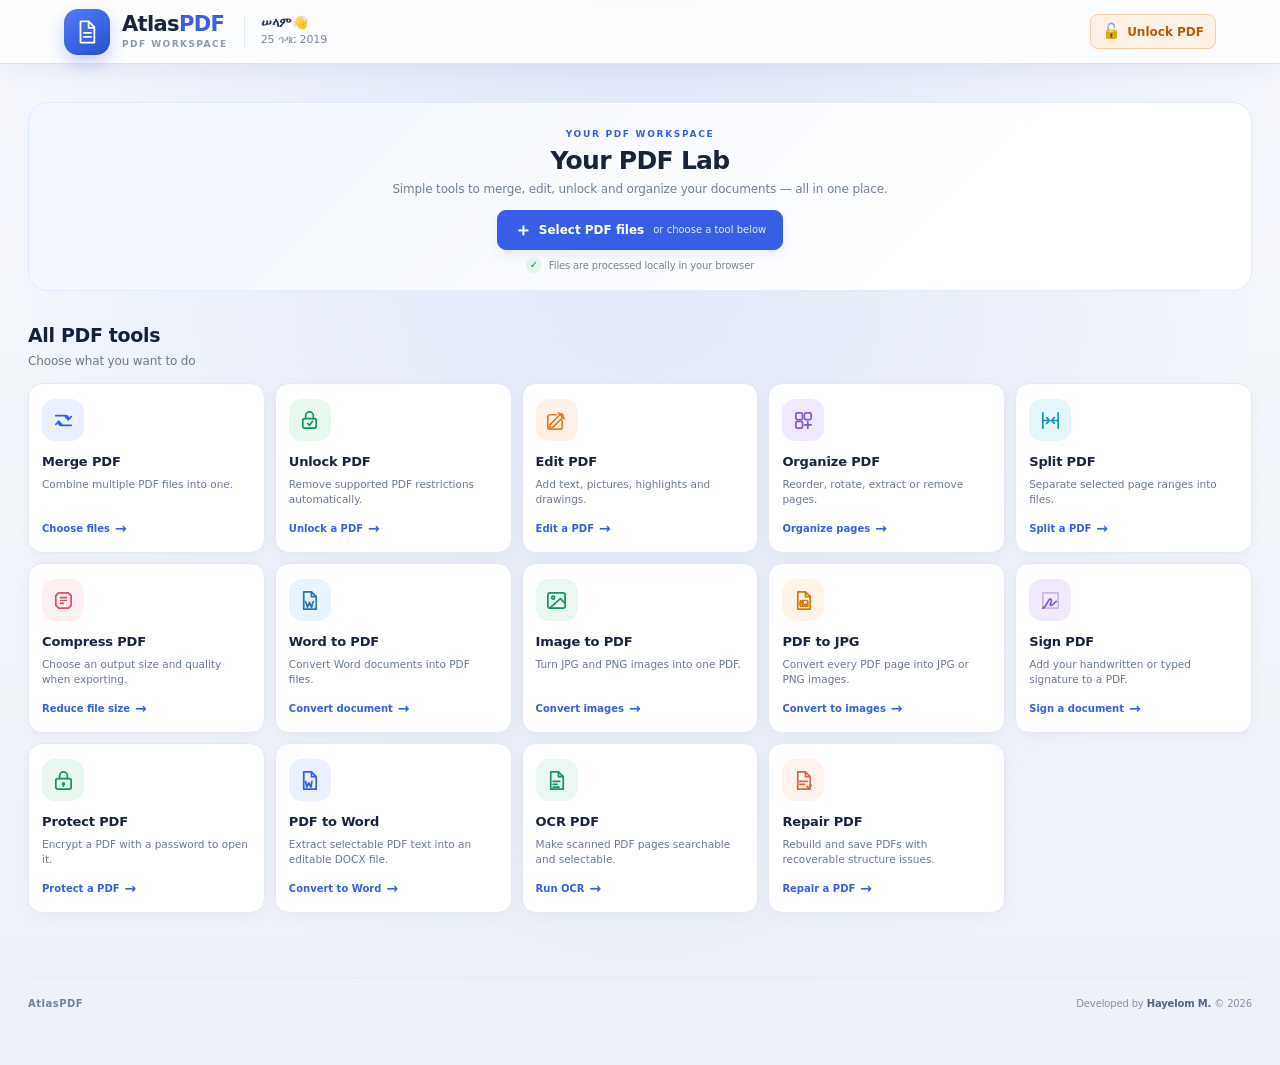
<file: index.html>
<!doctype html>
<html lang="en">
<head>
  <meta charset="utf-8">
  <meta name="viewport" content="width=device-width, initial-scale=1">
  <meta http-equiv="refresh" content="0; url=/pdf-tool-bundle/pdf-tool/">
  <title>AtlasPDF</title>
  <script>
    window.location.replace("/pdf-tool-bundle/pdf-tool/");
  </script>
</head>
<body>
  <p>Opening AtlasPDF…</p>
  <p><a href="/pdf-tool-bundle/pdf-tool/">Continue to AtlasPDF</a></p>
</body>
</html>
</file>
<file: pdf-tool-bundle/pdf-tool/css/style.css>
:root {
  color-scheme:light; --bg:#f5f7fb; --surface:#fff; --surface-soft:#f8faff; --text:#18243a;
  --muted:#718096; --line:#e3e9f2; --blue:#2d63e2; --blue-dark:#204fbd; --blue-soft:#edf3ff;
  --green:#16845b; --danger:#c43d4b; --shadow:0 8px 28px rgba(29,53,87,.055);
}
*{box-sizing:border-box} body{margin:0;min-height:100vh;background:var(--bg);color:var(--text);font:15px/1.5 Inter,ui-sans-serif,system-ui,-apple-system,BlinkMacSystemFont,"Segoe UI",sans-serif}
button,select,input{font:inherit}button{cursor:pointer}
.topbar{min-height:76px;display:flex;align-items:center;justify-content:space-between;gap:24px;padding:12px clamp(18px,4vw,58px);background:#fff;border-bottom:1px solid var(--line);position:sticky;top:0;z-index:3}
.brand{display:flex;align-items:center;gap:11px;text-decoration:none;color:var(--text);flex-shrink:0}.brand-mark{display:grid;place-items:center;width:42px;height:42px;color:#fff;background:var(--blue);border-radius:12px;box-shadow:0 5px 12px #2d63e233}.brand-mark svg{width:26px;height:26px}
.brand-name{font-size:19px;font-weight:800;letter-spacing:-.7px;line-height:1.05}.brand-name span{color:var(--blue)}.brand-name small{display:block;margin-top:5px;color:#8b98aa;font-size:9px;font-weight:700;letter-spacing:1.45px}
.top-actions{display:flex;align-items:center;gap:11px}.button{min-height:42px;display:inline-flex;align-items:center;justify-content:center;gap:8px;padding:0 16px;border:1px solid transparent;border-radius:9px;font-size:13px;font-weight:700;white-space:nowrap}.button-secondary{background:#fff;border-color:var(--line);color:#35445b}.button-primary{background:var(--blue);border-color:var(--blue);color:#fff;box-shadow:0 4px 10px #2d63e226}.button:disabled{opacity:.48;cursor:not-allowed;box-shadow:none}
.quality-control{display:flex;align-items:center;gap:8px;color:var(--muted);font-size:12px}.quality-control select{height:40px;padding:0 30px 0 11px;color:#35445b;background:#fff;border:1px solid var(--line);border-radius:9px}
#info{position:absolute;right:clamp(18px,4vw,58px);top:100%;margin-top:7px;padding:5px 10px;border-radius:7px;color:#53647c;background:#fff;font-size:12px;box-shadow:var(--shadow)}#info:empty{display:none}
.workspace{width:min(1320px,calc(100% - 48px));margin:0 auto;padding:35px 0 24px}.intro{display:flex;align-items:flex-end;justify-content:space-between;gap:20px;margin-bottom:23px}
.eyebrow{margin:0 0 7px;color:var(--blue);font-size:10px;font-weight:800;letter-spacing:1.55px}h1{margin:0;font-size:clamp(28px,4vw,36px);line-height:1.15;letter-spacing:-1.25px}.intro-copy{margin:9px 0 0;color:var(--muted);font-size:14px}
.privacy-note{display:flex;align-items:center;gap:10px;padding:10px 14px;border:1px solid #dceee6;border-radius:11px;background:#f4fbf7}.privacy-icon{display:grid;place-items:center;width:31px;height:31px;color:var(--green);background:#e2f4eb;border-radius:9px;font-size:19px}.privacy-note strong,.privacy-note small{display:block}.privacy-note strong{color:#27684f;font-size:12px}.privacy-note small{margin-top:1px;color:#6c9481;font-size:10px}
.upload-zone{min-height:104px;display:flex;align-items:center;justify-content:center;gap:16px;padding:12px 18px;border:1.5px dashed #b9c9e2;border-radius:16px;background:linear-gradient(110deg,#f8faff,#fff);cursor:pointer;transition:.18s}.upload-zone:hover,.upload-zone.hot{border-color:var(--blue);background:#f0f5ff;box-shadow:0 0 0 4px #2d63e20e}.upload-symbol{display:grid;place-items:center;width:44px;height:44px;color:var(--blue);background:var(--blue-soft);border-radius:16px;flex-shrink:0}.upload-symbol svg{width:26px;height:26px}.upload-copy h2{margin:0;font-size:15px}.upload-copy p{margin:2px 0 3px;color:#66758b;font-size:13px}.upload-copy small{color:#98a4b5;font-size:11px}.upload-zone .button{margin-left:12px;min-height:36px;padding:0 13px;font-size:12px}
.documents-section{margin-top:30px}.section-heading{display:flex;align-items:flex-end;justify-content:space-between;gap:15px;margin-bottom:13px}.section-heading h2{margin:0;font-size:17px}.section-heading p{margin:4px 0 0;color:var(--muted);font-size:12px}.section-hint{color:#9aa6b7;font-size:9px;font-weight:800;letter-spacing:1.15px}
.empty-state{min-height:180px;display:flex;flex-direction:column;align-items:center;justify-content:center;gap:5px;border:1px solid var(--line);border-radius:13px;background:#fff;color:var(--muted);text-align:center}.empty-state[hidden],.document-workspace[hidden]{display:none}.empty-file{display:grid;place-items:center;width:43px;height:49px;margin-bottom:7px;color:var(--blue);background:var(--blue-soft);border-radius:7px;font-size:11px;font-weight:800}.empty-state strong{color:#41516a;font-size:13px}.empty-state span:last-child{font-size:11px}
.document-workspace{display:grid;grid-template-columns:420px minmax(0,1fr);gap:15px;align-items:stretch;min-height:610px}
.page-sidebar,.preview-panel{min-width:0;border:1px solid var(--line);border-radius:13px;background:#fff;overflow:hidden}
.sidebar-heading{height:49px;display:flex;align-items:center;justify-content:space-between;padding:0 14px;border-bottom:1px solid var(--line);font-size:12px}.sidebar-heading span{color:#98a4b5;font-size:10px}
.page-list{height:560px;overflow:auto;padding:11px;display:grid;grid-template-columns:repeat(4,minmax(0,1fr));align-content:start;gap:9px}
.page-card{min-width:0;padding:7px;border:1px solid #e8edf4;border-radius:9px;background:#fff;cursor:pointer;transition:border-color .15s,background .15s}.page-card:hover{border-color:#b9cbea;background:#fbfcff}.page-card.sel{border-color:var(--blue);background:#f4f7ff;box-shadow:0 0 0 2px #2d63e214}.page-card.drag{opacity:.4}.page-card.over{outline:2px dashed var(--blue)}
.page-thumb{height:112px;display:flex;align-items:center;justify-content:center;overflow:hidden;border-radius:5px;background:#f0f3f8}.page-thumb .rot{line-height:0}.page-thumb canvas{max-width:100%;max-height:106px;width:auto;height:auto;box-shadow:0 1px 5px #17243a24;background:#fff}
.page-label{margin:6px 1px 4px;overflow:hidden;text-overflow:ellipsis;white-space:nowrap;color:#66758b;font-size:9px;font-weight:650}.page-tools{display:flex;gap:4px}.page-tools button{flex:1;height:25px;border:1px solid var(--line);border-radius:5px;background:#fff;color:#60718a;font-size:11px}.page-tools button:hover{color:var(--blue);border-color:#c6d5ec}
.preview-panel{display:flex;flex-direction:column;min-height:610px}.preview-toolbar{min-height:58px;display:flex;align-items:center;justify-content:space-between;gap:12px;padding:9px 16px;border-bottom:1px solid var(--line)}.preview-toolbar strong,.preview-toolbar span{display:block}.preview-toolbar strong{font-size:12px;max-width:35vw;overflow:hidden;text-overflow:ellipsis;white-space:nowrap}.preview-toolbar span{margin-top:2px;color:#8b98aa;font-size:10px}.preview-actions{display:flex;gap:7px}.tool-button{height:32px;padding:0 11px;border:1px solid var(--line);border-radius:7px;background:#fff;color:#53647c;font-size:11px;font-weight:650}.tool-button:hover:not(:disabled){color:var(--blue);border-color:#c6d5ec}.tool-button:disabled{opacity:.4;cursor:not-allowed}.danger-tool:hover:not(:disabled){color:var(--danger);border-color:#efcbd0}
.preview-canvas-area{flex:1;min-height:540px;display:flex;align-items:center;justify-content:center;overflow:auto;padding:8px;background:#eef1f6}.preview-canvas-area canvas{display:block;max-width:100%;height:auto;margin:0 auto;background:#fff;box-shadow:0 4px 22px #17243a2b}.preview-canvas-area [hidden]{display:none!important}.preview-empty{display:flex;flex-direction:column;align-items:center;gap:9px;color:#9aa6b7;font-size:12px}.preview-empty span{display:grid;place-items:center;width:54px;height:64px;border-radius:8px;background:#fff;color:var(--blue);font-weight:800;box-shadow:0 2px 8px #17243a12}.preview-empty strong{font-weight:550}
.site-footer{display:flex;justify-content:space-between;gap:12px;margin-top:38px;padding:18px 0;border-top:1px solid var(--line);color:#9aa5b4;font-size:10px}.site-footer span:first-child{color:#738198;font-weight:800;letter-spacing:.3px}
#msg{position:fixed;bottom:22px;left:50%;z-index:12;transform:translateX(-50%);max-width:min(560px,90vw);padding:11px 16px;border:1px solid var(--line);border-radius:10px;color:#34445b;background:#fff;box-shadow:0 8px 28px #14233c24;display:none;font-size:13px}#msg.show{display:block}#msg.err{border-color:#f0c8cc;color:var(--danger)}
#editor{position:fixed;inset:0;z-index:8;display:flex;flex-direction:column;background:var(--bg)}#editor[hidden]{display:none}#etools{display:flex;align-items:center;gap:9px;min-height:64px;padding:10px 18px;border-bottom:1px solid var(--line);background:#fff;flex-wrap:wrap}#etools button{min-height:36px;padding:0 12px;border:1px solid var(--line);border-radius:8px;background:#fff;color:#40516b;font-size:12px}#etools .button-primary{margin-left:auto;color:#fff;background:var(--blue);border-color:var(--blue)}.editor-title{margin-right:10px;font-size:13px}#etools #edone{margin-left:auto}#emsg{color:var(--danger);font-size:12px}#escroll{flex:1;overflow:auto;padding:24px}#stage{position:relative;width:max-content;margin:0 auto;touch-action:none;box-shadow:0 5px 25px #14233c2e}#stage canvas{display:block;background:#fff}#layer{position:absolute;inset:0}.item{position:absolute;outline:1px dashed transparent;touch-action:none}.item.sel{outline-color:var(--blue)}.item img{width:100%;height:100%;display:block;pointer-events:none;user-select:none}.txt{outline:none;white-space:pre;line-height:1.2;min-width:1em;font-family:Helvetica,Arial,sans-serif;cursor:text}.rs,.mv{position:absolute;display:none;font-style:normal}.item.sel .rs,.item.sel .mv{display:block}.rs{right:-7px;bottom:-7px;width:14px;height:14px;background:var(--blue);border-radius:3px;cursor:nwse-resize}.mv{left:-18px;top:-18px;width:18px;height:18px;line-height:18px;text-align:center;background:var(--blue);color:#fff;border-radius:3px;cursor:move;font-size:12px}
#busybar{display:none;position:fixed;top:0;left:0;right:0;height:3px;z-index:20;overflow:hidden}#busybar:after{content:"";display:block;height:100%;width:35%;background:var(--blue);animation:slide 1s linear infinite}body.busy #busybar{display:block}@keyframes slide{from{transform:translateX(-100%)}to{transform:translateX(300%)}}
@media(max-width:1000px){.document-workspace{grid-template-columns:360px minmax(0,1fr)}}
@media(max-width:850px){.document-workspace{grid-template-columns:320px minmax(0,1fr)}.page-list{grid-template-columns:repeat(4,minmax(0,1fr));padding:8px;gap:7px}.page-thumb{height:95px}.page-thumb canvas{max-height:90px}.preview-canvas-area{padding:8px}}
@media(max-width:640px){.topbar{align-items:flex-start;flex-wrap:wrap;gap:12px;padding:10px 14px}.top-actions{width:100%;display:grid;grid-template-columns:1fr 1fr;gap:8px}.top-actions #add{grid-column:1}.top-actions #download{grid-column:2;grid-row:1}.quality-control{grid-column:1/-1;justify-content:space-between}.quality-control select{flex:1}.workspace{width:calc(100% - 24px);padding-top:24px}.intro{align-items:flex-start;flex-direction:column;gap:13px;margin-bottom:18px}h1{font-size:29px}.upload-zone{flex-direction:row;text-align:left;gap:10px;min-height:96px;padding:12px}.upload-symbol{width:40px;height:40px}.upload-zone .button{margin:0 0 0 auto;width:auto;max-width:none;flex-shrink:0}.section-heading{align-items:flex-start}.section-hint{display:none}.document-workspace{grid-template-columns:1fr;min-height:0;gap:10px}.page-sidebar{order:1}.sidebar-heading{height:40px}.page-list{height:auto;max-height:190px;display:flex;overflow-x:auto;overflow-y:hidden;gap:8px;padding:8px}.page-card{flex:0 0 105px}.page-thumb{height:105px}.page-thumb canvas{max-height:98px}.preview-panel{order:2;min-height:450px}.preview-toolbar{padding:8px 10px}.preview-toolbar strong{max-width:36vw}.preview-actions{gap:4px}.tool-button{padding:0 8px}.preview-canvas-area{min-height:390px;padding:8px}.site-footer{flex-direction:column;gap:5px;margin-top:28px}}

/* Developer credit from PR #2 */
.site-footer{align-items:center;flex-wrap:wrap;gap:12px 20px}
.developer-credit{color:#8793a4;white-space:nowrap}
.developer-credit strong{color:#53647c;font-weight:700}
@media(max-width:640px){.site-footer{align-items:flex-start;gap:7px}}


.sidebar-heading{gap:10px}
.sidebar-title{display:flex;align-items:center;gap:8px;min-width:0}
.sidebar-add{display:grid;place-items:center;width:30px;height:30px;flex:0 0 30px;border:1px solid #cbd8ec;border-radius:8px;background:#f4f7ff;color:var(--blue);font-size:21px;line-height:1;transition:background .15s,border-color .15s,transform .15s}
.sidebar-add:hover{background:var(--blue-soft);border-color:#9fb8e8;transform:translateY(-1px)}
.sidebar-add:focus-visible{outline:3px solid #2d63e244;outline-offset:2px}


/* Compact the introductory hero to give the PDF workspace more room. */
.workspace{padding-top:20px}
.intro{gap:14px;margin-bottom:14px}
.eyebrow{margin-bottom:3px}
h1{font-size:clamp(25px,3.2vw,31px);line-height:1.1;letter-spacing:-1px}
.intro-copy{margin-top:4px;font-size:13px}
.privacy-note{gap:8px;padding:7px 10px}
.privacy-icon{width:27px;height:27px;font-size:16px}
@media(max-width:640px){
  .workspace{padding-top:15px}
  .intro{gap:8px;margin-bottom:12px}
  h1{font-size:26px}
  .intro-copy{margin-top:3px;font-size:12px}
  .privacy-note{padding:6px 9px}
}

/* Hide the initial upload drop zone once at least one PDF page is loaded. */
.upload-zone[hidden]{display:none!important}


/* Keep the selected-document workspace focused by removing the intro copy. */
.workspace.has-documents{padding-top:12px}
.workspace.has-documents>.intro,
.workspace.has-documents .documents-section>.section-heading{display:none}
.workspace.has-documents .documents-section{margin-top:0}
@media(max-width:640px){.workspace.has-documents{padding-top:8px}}


/* Zoom controls anchored below the large PDF page preview. */
.preview-zoom-controls{min-height:48px;display:flex;align-items:center;justify-content:center;gap:13px;border-top:1px solid var(--line);background:#fff}
.preview-zoom-controls button{display:grid;place-items:center;width:30px;height:30px;border:1px solid var(--line);border-radius:7px;background:#fff;color:#40516b;font-size:19px;line-height:1}
.preview-zoom-controls button:hover:not(:disabled){color:var(--blue);border-color:#b9cbea;background:var(--blue-soft)}
.preview-zoom-controls button:disabled{opacity:.35;cursor:not-allowed}
.preview-zoom-controls span{min-width:43px;text-align:center;color:#66758b;font-size:11px;font-weight:700;font-variant-numeric:tabular-nums}
.preview-canvas-area canvas{margin:0}


/* Pre-compression file-size guidance. */
.size-assessment{display:grid;grid-template-columns:minmax(130px,.7fr) minmax(0,1.3fr);gap:7px 20px;align-items:center;margin:0 0 14px;padding:14px 17px;border:1px solid var(--line);border-radius:12px;background:#fff}
.size-main{display:flex;flex-direction:column;gap:2px}
.size-kicker{color:#8b98aa;font-size:9px;font-weight:800;letter-spacing:1.1px}
.size-main strong{font-size:23px;line-height:1.25;letter-spacing:-.5px;font-variant-numeric:tabular-nums}
.size-main small{color:var(--muted);font-size:10px}
.size-status{min-width:0}
.size-badge{display:inline-flex;align-items:center;padding:4px 8px;border-radius:6px;background:#edf3ff;color:#365b9e;font-size:10px;font-weight:750}
.size-badge.recommended{background:#fff2e7;color:#a85b18}
.size-badge.optional{background:#fff8df;color:#8a6b12}
.size-badge.unnecessary{background:#eaf6ef;color:#28734f}
.size-status p{margin:5px 0 0;color:#66758b;font-size:11px;line-height:1.4}
.size-disclaimer{grid-column:1/-1;margin:2px 0 0;padding-top:8px;border-top:1px solid #eef1f5;color:#98a4b5;font-size:9px;line-height:1.4}
.size-assessment[hidden]{display:none!important}
@media(max-width:520px){.size-assessment{grid-template-columns:1fr;gap:8px;padding:12px}.size-main strong{font-size:21px}.size-disclaimer{margin-top:0}}


/* Show placed pictures and text in the page preview before exporting. */
.preview-page-stage{position:relative;flex:none;line-height:0;max-width:100%;box-shadow:0 4px 22px #17243a2b;background:#fff}
.preview-page-stage[hidden]{display:none!important}
.preview-page-stage>canvas{display:block;max-width:100%;height:auto;margin:0!important;box-shadow:none!important}
.preview-items{position:absolute;inset:0;overflow:hidden;pointer-events:none}
.preview-item{position:absolute;overflow:hidden}
.preview-item img{display:block;width:100%;height:100%;object-fit:fill}
.preview-text{white-space:pre;line-height:1.2;min-width:1em;font-family:Helvetica,Arial,sans-serif}


/* In-memory PDF page snipping selection. */
.previewSnip{}
#previewSnip.active{color:var(--blue);border-color:#9fb8e8;background:var(--blue-soft)}
.snip-overlay{position:absolute;inset:0;z-index:2;cursor:crosshair;touch-action:none}
.snip-selection{position:absolute;display:none;border:2px solid var(--blue);background:#2d63e226;box-shadow:0 0 0 9999px #18243a35;pointer-events:none}
#epaste:disabled{opacity:.4;cursor:not-allowed}


/* Allow pasted snips to be selected, moved and resized in the main preview. */
.preview-items{pointer-events:none}
.preview-item{pointer-events:auto;overflow:visible;touch-action:none;cursor:move}
.preview-item img{pointer-events:none;user-select:none}
.preview-item.selected{outline:2px solid var(--blue);outline-offset:1px}
.preview-resize-handle{position:absolute;right:-6px;bottom:-6px;width:13px;height:13px;border:2px solid #fff;border-radius:3px;background:var(--blue);box-shadow:0 1px 4px #17243a55;cursor:nwse-resize;display:none;touch-action:none}
.preview-item.selected .preview-resize-handle{display:block}


/* Visual refresh: refined AtlasPDF workspace */
:root{
  --bg:#f3f6fb;--surface:#fff;--surface-soft:#f7f9fd;--text:#17243a;--muted:#718096;
  --line:#e5eaf2;--blue:#3867e8;--blue-dark:#2854ca;--blue-soft:#edf2ff;
  --green:#16845b;--danger:#c43d4b;--shadow:0 10px 32px rgba(25,42,70,.07);
}
body{
  background:radial-gradient(ellipse at 12% 0%,rgba(56,103,232,.055),transparent 34rem),var(--bg);
  color:var(--text);letter-spacing:-.01em;
}
button,select{transition:background-color .16s ease,border-color .16s ease,color .16s ease,box-shadow .16s ease,transform .16s ease}
button:focus-visible,select:focus-visible,a:focus-visible{outline:3px solid rgba(56,103,232,.28);outline-offset:2px}
.topbar{min-height:72px;background:rgba(255,255,255,.94);border-bottom-color:#e8edf5;box-shadow:0 3px 18px rgba(27,44,75,.035);backdrop-filter:blur(14px)}
.brand{gap:12px}.brand-mark{width:43px;height:43px;border-radius:13px;background:linear-gradient(145deg,#4c7af0,#2d59d2);box-shadow:0 6px 15px rgba(56,103,232,.22)}
.brand-name{font-size:20px;letter-spacing:-.8px}.brand-name span{color:var(--blue)}
.button{border-radius:10px;min-height:41px}
.button-secondary{background:#fff;border-color:#e1e7f0;box-shadow:0 1px 2px rgba(22,36,58,.025)}
.button-secondary:hover:not(:disabled){background:#f7f9ff;border-color:#c8d5f0;color:#2e58c4;transform:translateY(-1px)}
.button-primary{background:linear-gradient(135deg,#4776ed,#315bd4);border-color:#3867e8;box-shadow:0 5px 13px rgba(56,103,232,.2)}
.button-primary:hover:not(:disabled){background:linear-gradient(135deg,#3869e3,#274fc3);box-shadow:0 7px 17px rgba(56,103,232,.26);transform:translateY(-1px)}
.quality-control select{border-color:#e1e7f0;border-radius:9px}
.workspace{padding-bottom:30px}
.upload-zone{border-color:#bdcbed;border-radius:17px;background:linear-gradient(115deg,#f7f9ff 0%,#fff 70%);box-shadow:0 4px 18px rgba(31,58,110,.035)}
.upload-zone:hover,.upload-zone.hot{border-color:#7f9ded;background:linear-gradient(115deg,#f0f4ff,#fff);box-shadow:0 0 0 4px rgba(56,103,232,.07),0 8px 24px rgba(31,58,110,.055)}
.upload-symbol{border-radius:14px;background:#eaf0ff}
.privacy-note{border-color:#dcefe6;background:linear-gradient(135deg,#f2fbf6,#fbfefc);border-radius:12px}
.documents-section{margin-top:27px}.section-heading h2{font-size:17px;letter-spacing:-.3px}
.empty-state{border-color:#e5eaf2;border-radius:16px;background:linear-gradient(180deg,#fff,#fbfcff);box-shadow:0 5px 20px rgba(25,42,70,.035)}
.empty-file{border-radius:10px;background:#edf2ff}
.document-workspace{gap:14px}
.page-sidebar,.preview-panel{border-color:#e3e9f2;border-radius:15px;box-shadow:0 5px 22px rgba(25,42,70,.045)}
.sidebar-heading{height:52px;padding:0 15px;background:linear-gradient(180deg,#fff,#fcfdff)}
.sidebar-title strong{font-size:13px;letter-spacing:-.2px}
.sidebar-add{border-color:#d9e3f8;background:#f2f5ff;box-shadow:0 1px 2px rgba(30,60,120,.04)}
.sidebar-add:hover{background:#e8efff;border-color:#b8c9f2}
.page-list{padding:12px;gap:10px;background:#fff}
.page-card{padding:7px;border-color:#e8edf4;border-radius:10px;box-shadow:0 1px 2px rgba(24,36,58,.025)}
.page-card:hover{border-color:#c4d2f0;background:#fbfcff;box-shadow:0 4px 12px rgba(31,58,110,.07);transform:translateY(-1px)}
.page-card.sel{border-color:#7191ec;background:#f3f6ff;box-shadow:0 0 0 2px rgba(56,103,232,.12),0 3px 10px rgba(31,58,110,.06)}
.page-thumb{background:linear-gradient(145deg,#f1f4f9,#e9edf5);border:1px solid #edf0f5}
.page-thumb canvas{box-shadow:0 2px 7px rgba(23,36,58,.16)}
.page-label{font-size:10px;color:#65748b}
.page-tools button{border-radius:6px;background:#fbfcfe}.page-tools button:hover{background:#f1f5ff}
.preview-panel{background:#fff}
.preview-toolbar{min-height:62px;padding:10px 17px;background:linear-gradient(180deg,#fff,#fcfdff)}
.preview-toolbar strong{font-size:13px;letter-spacing:-.2px}
.tool-button{height:34px;padding:0 12px;border-color:#e2e8f1;border-radius:8px;background:#fff;color:#4f6079;font-weight:700}
.tool-button:hover:not(:disabled){background:#f2f5ff;border-color:#c4d2f0;color:#2f5ed3;box-shadow:0 2px 7px rgba(31,58,110,.06)}
.tool-button:active:not(:disabled){transform:translateY(1px)}
#previewSnip.active{background:#eaf0ff;border-color:#a9bdf0}
.preview-canvas-area{background-color:#edf1f7;background-image:radial-gradient(#d9e0eb .8px,transparent .8px);background-size:18px 18px}
.preview-canvas-area canvas,.preview-page-stage{box-shadow:0 8px 30px rgba(24,36,58,.18)}
.preview-zoom-controls{background:#fff;min-height:50px}
.preview-zoom-controls button{width:32px;height:32px;border-radius:9px;border-color:#e2e8f1;box-shadow:0 1px 2px rgba(24,36,58,.03)}
.preview-zoom-controls button:hover:not(:disabled){background:#f1f5ff;border-color:#c4d2f0}
.size-assessment{border-color:#e4eaf3;border-radius:14px;box-shadow:0 4px 16px rgba(25,42,70,.035)}
.site-footer{border-top-color:#e3e9f2}
#msg{border-radius:12px;box-shadow:0 12px 34px rgba(20,35,60,.16)}
#editor{background:#f1f4f9}#etools{box-shadow:0 3px 16px rgba(25,42,70,.05)}#etools button{border-radius:9px}
#stage{border-radius:2px;box-shadow:0 10px 34px rgba(20,35,60,.2)}
@media(max-width:850px){.page-list{gap:8px}.preview-toolbar{padding:9px 12px}}
@media(max-width:640px){
  .topbar{background:rgba(255,255,255,.97)}.top-actions{gap:8px}.workspace{padding-bottom:20px}
  .upload-zone{border-radius:14px}.page-sidebar,.preview-panel{border-radius:13px}
  .preview-toolbar{align-items:flex-start;flex-direction:column;gap:8px}
  .preview-actions{width:100%;flex-wrap:wrap}.tool-button{flex:1 1 auto}
  .preview-canvas-area{background-size:14px 14px}
}
@media(prefers-reduced-motion:reduce){
  *,*::before,*::after{scroll-behavior:auto!important;animation-duration:.01ms!important;animation-iteration-count:1!important;transition-duration:.01ms!important}
}


/* Stronger workspace redesign: make the visual change clear, not merely cosmetic. */
:root{
  --bg:#eef2f8;
  --surface:#ffffff;
  --surface-soft:#f7f9fd;
  --text:#14213a;
  --muted:#68778f;
  --line:#dce4f0;
  --blue:#315fe8;
  --blue-dark:#244bc4;
  --blue-soft:#eaf0ff;
  --shadow:0 12px 34px rgba(24,42,76,.09);
}
html{background:#eef2f8}
body{
  background:
    radial-gradient(ellipse at 50% -18%,rgba(67,111,235,.13),transparent 42rem),
    linear-gradient(180deg,#f5f7fc 0%,#edf1f7 100%);
  color:#14213a;
}
.topbar{
  min-height:76px;
  padding-inline:clamp(20px,5vw,76px);
  background:rgba(255,255,255,.88);
  border-bottom:1px solid rgba(216,225,239,.9);
  box-shadow:0 6px 24px rgba(25,43,76,.055);
}
.brand-mark{
  width:46px;height:46px;border-radius:15px;
  background:linear-gradient(145deg,#547df4,#244fcf);
  box-shadow:0 8px 18px rgba(49,95,232,.28);
}
.brand-name{font-size:21px}
.top-actions{gap:10px}
.button{min-height:43px;border-radius:11px;padding-inline:17px}
.button-primary{
  background:linear-gradient(135deg,#4777f3,#2d58d9);
  box-shadow:0 7px 17px rgba(49,95,232,.24);
}
.workspace{width:min(1460px,calc(100% - 56px));padding-top:30px}
.workspace.has-documents{padding-top:20px}
.upload-zone{
  min-height:132px;
  border:2px dashed #aebfe4;
  border-radius:20px;
  background:linear-gradient(120deg,#f1f5ff 0%,#fff 65%,#f8faff 100%);
  box-shadow:0 10px 30px rgba(44,76,139,.07);
}
.upload-symbol{width:54px;height:54px;border-radius:17px;background:#e4ecff}
.upload-copy h2{font-size:16px}
.upload-copy p{font-size:13px}
.documents-section{margin-top:30px}
.document-workspace{
  grid-template-columns:400px minmax(0,1fr);
  gap:18px;
  min-height:680px;
}
.page-sidebar,.preview-panel{
  border:1px solid #d9e2ef;
  border-radius:18px;
  box-shadow:0 12px 34px rgba(24,42,76,.075);
}
.sidebar-heading{
  height:60px;
  padding:0 17px;
  background:linear-gradient(180deg,#fff,#f8faff);
}
.sidebar-title strong{font-size:14px}
.sidebar-add{
  width:34px;height:34px;flex-basis:34px;
  border-radius:10px;background:#edf2ff;border-color:#d4def5;
}
.page-list{
  height:620px;
  padding:15px;
  gap:12px;
  background:#fbfcff;
}
.page-card{
  padding:8px;
  border:1px solid #e2e8f2;
  border-radius:12px;
  background:#fff;
  box-shadow:0 2px 7px rgba(22,39,70,.035);
}
.page-card:hover{
  border-color:#a9bdf0;
  box-shadow:0 8px 18px rgba(34,67,140,.10);
  transform:translateY(-2px);
}
.page-card.sel{
  border:2px solid #416de9;
  padding:7px;
  background:#eef3ff;
  box-shadow:0 0 0 4px rgba(65,109,233,.13),0 8px 18px rgba(34,67,140,.09);
}
.page-thumb{
  height:118px;
  border-radius:8px;
  background:linear-gradient(145deg,#e8edf6,#f5f7fb);
}
.page-thumb canvas{max-height:112px;box-shadow:0 4px 10px rgba(18,34,60,.18)}
.page-label{font-size:10px;font-weight:750;color:#52627b}
.preview-panel{min-height:680px}
.preview-toolbar{
  min-height:68px;
  padding:12px 19px;
  background:linear-gradient(180deg,#fff,#f9fbff);
}
.preview-toolbar strong{font-size:14px}
.preview-toolbar span{font-size:11px}
.tool-button{
  height:37px;padding-inline:13px;
  border-radius:9px;
  background:#f8faff;
  border-color:#dce4f0;
  color:#40516e;
  font-size:11px;
}
.tool-button:hover:not(:disabled){
  background:#eaf0ff;border-color:#b8c9f2;color:#244fcf;
}
.preview-canvas-area{
  min-height:590px;
  padding:26px;
  background-color:#e5eaf3;
  background-image:
    linear-gradient(45deg,#dce3ee 25%,transparent 25%),
    linear-gradient(-45deg,#dce3ee 25%,transparent 25%),
    linear-gradient(45deg,transparent 75%,#dce3ee 75%),
    linear-gradient(-45deg,transparent 75%,#dce3ee 75%);
  background-size:22px 22px;
  background-position:0 0,0 11px,11px -11px,-11px 0;
}
.preview-page-stage{
  box-shadow:0 18px 45px rgba(20,34,58,.24);
  outline:1px solid rgba(255,255,255,.8);
}
.preview-canvas-area canvas{box-shadow:0 18px 45px rgba(20,34,58,.24)}
.preview-zoom-controls{
  min-height:58px;
  gap:16px;
  background:#fff;
  border-top:1px solid #e5eaf2;
}
.preview-zoom-controls button{
  width:36px;height:36px;
  border:1px solid #dce4f0;
  border-radius:10px;
  background:#f7f9fd;
  font-size:17px;
  font-weight:700;
}
#editor{background:#e9eef6}
#etools{
  min-height:70px;
  padding-inline:22px;
  background:rgba(255,255,255,.96);
  box-shadow:0 5px 20px rgba(24,42,76,.07);
}
#stage{box-shadow:0 18px 45px rgba(20,34,58,.25)}
.site-footer{margin-top:30px}
@media(max-width:1000px){
  .document-workspace{grid-template-columns:350px minmax(0,1fr);gap:13px}
  .page-list{padding:11px;gap:9px}
  .preview-canvas-area{padding:18px}
}
@media(max-width:850px){
  .workspace{width:calc(100% - 32px)}
  .document-workspace{grid-template-columns:320px minmax(0,1fr)}
  .preview-canvas-area{padding:12px}
}
@media(max-width:640px){
  .topbar{padding:10px 14px}
  .workspace{width:calc(100% - 24px);padding-top:18px}
  .workspace.has-documents{padding-top:10px}
  .upload-zone{min-height:100px;border-radius:15px}
  .document-workspace{grid-template-columns:1fr;gap:12px}
  .page-sidebar,.preview-panel{border-radius:15px}
  .page-list{padding:9px;gap:8px}
  .preview-panel{min-height:460px}
  .preview-canvas-area{min-height:390px;padding:10px}
  .preview-toolbar{padding:10px 12px}
}
@media(prefers-reduced-motion:reduce){
  .page-card,.button,.tool-button{transition:none!important}
}


/* AtlasPDF site-wide visual system: workspace, page tools, and editor */
:root{
  --bg:#f4f6fb;
  --surface:#ffffff;
  --surface-soft:#f8faff;
  --text:#17243b;
  --muted:#6c7a91;
  --line:#e3e9f3;
  --blue:#365fe5;
  --blue-dark:#244bc5;
  --blue-soft:#edf2ff;
  --green:#16845b;
  --danger:#c43d4b;
  --shadow:0 10px 30px rgba(26,43,78,.07);
  --shadow-raised:0 16px 42px rgba(26,43,78,.12);
}
html{scroll-behavior:smooth}
body{font-family:Inter,ui-sans-serif,system-ui,-apple-system,BlinkMacSystemFont,"Segoe UI",sans-serif;-webkit-font-smoothing:antialiased}
button,select,input{font-family:inherit}
button:focus-visible,select:focus-visible,input:focus-visible,a:focus-visible{
  outline:3px solid rgba(54,95,229,.27);outline-offset:2px
}
.topbar{z-index:10}
.brand-mark{border-radius:14px}
.brand-name{letter-spacing:-.65px}
.button,.tool-button,.sidebar-add,.preview-zoom-controls button,#etools button{
  transition:background .16s ease,border-color .16s ease,color .16s ease,box-shadow .16s ease,transform .16s ease
}
.button-secondary:hover:not(:disabled){border-color:#c8d5f0;background:#f7f9ff;color:#2e55c4}
.button-primary:hover:not(:disabled){background:linear-gradient(135deg,#315fe5,#244bc5);box-shadow:0 8px 18px rgba(54,95,229,.25);transform:translateY(-1px)}
.button:active:not(:disabled),.tool-button:active:not(:disabled){transform:translateY(1px)}
.quality-control select{min-width:112px;background-color:#fff}
#info{border:1px solid var(--line);box-shadow:var(--shadow)}
.workspace{padding-bottom:36px}
.intro{align-items:center}
.eyebrow{letter-spacing:1.4px}
.privacy-note{box-shadow:0 2px 8px rgba(24,90,60,.035)}
.upload-zone{position:relative;isolation:isolate}
.upload-zone:focus-within{outline:3px solid rgba(54,95,229,.16);outline-offset:3px}
.upload-copy h2{letter-spacing:-.25px}
.documents-section{margin-top:28px}
.section-heading{margin-bottom:15px}
.size-assessment{box-shadow:0 5px 18px rgba(26,43,78,.045)}
.empty-state{gap:7px;min-height:210px}
.empty-file{box-shadow:inset 0 0 0 1px rgba(54,95,229,.08)}
.document-workspace{align-items:stretch}
.page-sidebar,.preview-panel{box-shadow:var(--shadow)}
.sidebar-heading{position:relative}
.sidebar-title strong{color:#263650}
.page-list{scrollbar-width:thin;scrollbar-color:#cbd5e4 transparent}
.page-card{position:relative;min-height:0}
.page-card.sel:after{content:"";position:absolute;top:8px;right:8px;width:7px;height:7px;border-radius:50%;background:var(--blue);box-shadow:0 0 0 3px #fff}
.page-thumb{border:1px solid #e8edf5}
.page-label{line-height:1.35}
.page-tools button{min-width:0}
.preview-panel{overflow:hidden}
.preview-toolbar{position:relative;z-index:1}
.preview-toolbar>div:first-child{min-width:0}
.preview-actions{align-items:center;flex-wrap:wrap}
.tool-button{white-space:nowrap}
.tool-button:disabled{filter:saturate(.5)}
.preview-canvas-area{scrollbar-width:thin;scrollbar-color:#bdc8d8 transparent}
.preview-empty{padding:28px}
.preview-empty span{width:60px;height:70px;border:1px solid #e5eaf2;box-shadow:0 8px 20px rgba(24,36,58,.08)}
.preview-zoom-controls{position:relative;z-index:1}
.preview-zoom-controls span{font-size:12px;color:#42536e}
.preview-zoom-controls button:active:not(:disabled){transform:scale(.96)}
.site-footer{color:#8995a7}
.site-footer span:first-child{letter-spacing:.5px}

/* Full-screen page editor */
#editor{
  background:linear-gradient(180deg,#f5f7fb 0%,#edf1f7 100%);
  color:var(--text);
}
#etools{
  position:relative;z-index:2;
  min-height:72px;
  gap:10px;
  padding:12px clamp(14px,3vw,32px);
  border-bottom:1px solid #dfe6f0;
  background:rgba(255,255,255,.96);
  box-shadow:0 5px 22px rgba(24,42,76,.07);
  backdrop-filter:blur(14px);
}
#etools .editor-title{
  display:inline-flex;align-items:center;
  min-height:38px;margin-right:8px;padding-right:18px;
  border-right:1px solid #e7ebf2;
  color:#24334c;font-size:14px;font-weight:800;letter-spacing:-.25px;
}
#etools button{
  min-height:38px;padding:0 14px;
  border:1px solid #dfe6f0;border-radius:10px;
  background:#fff;color:#465773;font-size:12px;font-weight:700;
  box-shadow:0 1px 2px rgba(20,35,60,.025);
}
#etools button:hover:not(:disabled){border-color:#bdccef;background:#f3f6ff;color:#2c55cc;box-shadow:0 3px 10px rgba(35,69,145,.07)}
#etools button:active{transform:translateY(1px)}
#etools .button-primary,#etools #edone{
  min-width:88px;margin-left:auto;
  border-color:#365fe5;background:linear-gradient(135deg,#4775ef,#3158d7);
  color:#fff;box-shadow:0 5px 13px rgba(54,95,229,.2)
}
#etools .button-primary:hover,#etools #edone:hover{background:linear-gradient(135deg,#315fe5,#244bc5);color:#fff}
#etools label{display:inline-flex;align-items:center;gap:7px;color:#687891;font-size:11px;font-weight:650}
#etools input[type="range"]{width:104px;accent-color:var(--blue)}
#etools input[type="number"]{
  height:34px;padding:0 8px;border:1px solid #dfe6f0;border-radius:8px;
  background:#fbfcff;color:#2b3b55;font-size:12px
}
#etools input[type="color"]{width:34px;height:30px;padding:2px;border:1px solid #dfe6f0;border-radius:7px;background:#fff}
#emsg{padding:5px 9px;border-radius:7px;background:#fff5f5;font-size:11px}
#escroll{
  display:flex;align-items:flex-start;justify-content:center;
  padding:clamp(18px,4vw,42px);
  background-color:#edf1f7;
  background-image:radial-gradient(#d7dfeb .8px,transparent .8px);
  background-size:20px 20px;
  overscroll-behavior:contain;
}
#stage{
  overflow:visible;
  border:1px solid rgba(255,255,255,.9);
  border-radius:3px;
  background:#fff;
  box-shadow:0 18px 48px rgba(20,34,58,.2),0 2px 8px rgba(20,34,58,.08);
}
#stage canvas{border-radius:2px}
.item.sel{outline:2px solid var(--blue);outline-offset:1px}
.item.sel:after{content:"";position:absolute;inset:-5px;border:1px solid rgba(54,95,229,.18);pointer-events:none}
.rs{
  right:-8px;bottom:-8px;width:16px;height:16px;
  border:2px solid #fff;border-radius:5px;
  box-shadow:0 2px 7px rgba(24,42,76,.3)
}
.mv{
  left:-21px;top:-21px;width:22px;height:22px;line-height:22px;
  border:2px solid #fff;border-radius:7px;
  box-shadow:0 2px 7px rgba(24,42,76,.2)
}
#msg{z-index:30;backdrop-filter:blur(12px)}
#busybar{z-index:40}

/* Consistent scrollbars and motion across all workspace surfaces */
.page-list::-webkit-scrollbar,.preview-canvas-area::-webkit-scrollbar,#escroll::-webkit-scrollbar{width:9px;height:9px}
.page-list::-webkit-scrollbar-thumb,.preview-canvas-area::-webkit-scrollbar-thumb,#escroll::-webkit-scrollbar-thumb{border:2px solid transparent;border-radius:10px;background:#cbd5e1;background-clip:padding-box}
.page-list::-webkit-scrollbar-track,.preview-canvas-area::-webkit-scrollbar-track,#escroll::-webkit-scrollbar-track{background:transparent}
@media(max-width:850px){
  .intro{align-items:flex-start}
  #etools{gap:7px;padding:10px 13px}
  #etools .editor-title{width:100%;min-height:30px;margin:0;padding:0;border:0}
}
@media(max-width:640px){
  .workspace{padding-bottom:22px}
  .intro{gap:10px}
  .privacy-note{align-self:flex-start}
  .documents-section{margin-top:18px}
  .empty-state{min-height:170px}
  .document-workspace{gap:11px}
  .preview-actions{display:grid;grid-template-columns:repeat(3,minmax(0,1fr));gap:6px}
  .tool-button{width:100%;padding:0 7px;font-size:10px}
  .preview-toolbar{gap:9px}
  .preview-canvas-area{background-size:16px 16px}
  #etools{align-items:center;gap:7px;padding:9px 11px}
  #etools .editor-title{width:100%;font-size:13px}
  #etools button{min-height:35px;padding:0 10px;font-size:11px}
  #etools #edone{margin-left:auto}
  #etools #eimgctl,#etools #etxtctl{display:flex;align-items:center;gap:6px}
  #etools label{gap:4px;font-size:10px}
  #etools input[type="range"]{width:70px}
  #escroll{padding:14px 8px}
  #stage{max-width:100%}
}
@media(prefers-reduced-motion:reduce){
  html{scroll-behavior:auto}
  *,*::before,*::after{transition:none!important;animation:none!important}
}


/* Keep the full-page editor available above the workspace and sticky header. */
#editor{
  position:fixed;
  inset:0;
  z-index:100;
  display:flex;
  flex-direction:column;
  visibility:visible;
}
#editor[hidden]{
  display:none!important;
}
#editor:not([hidden]){
  display:flex!important;
}
#etools{
  flex:0 0 auto;
}
#escroll{
  min-height:0;
  flex:1 1 auto;
}

/* PDF annotation tools */
#etools button.active{border-color:#365fe5;background:#edf2ff;color:#244bc5;box-shadow:inset 0 0 0 1px rgba(54,95,229,.12)}
.item.annotation-highlight,.item.annotation-rectangle{cursor:move;min-width:2px;min-height:2px}
.item.annotation-highlight{background:rgba(255,223,69,.34)}
.item.annotation-rectangle{border:2px solid #e04444}
.preview-highlight,.preview-rectangle{pointer-events:none}
.preview-highlight{background:rgba(255,223,69,.34)}
.preview-rectangle{border:2px solid #e04444}


/* Freehand annotation and color controls */
.drawing-preview{position:absolute;inset:0;width:100%;height:100%;pointer-events:none;overflow:visible}
.item.annotation-highlight,.item.annotation-rectangle,.item.path-annotation{touch-action:none}
.item:has(>svg){overflow:visible}
.item>svg,.preview-item>svg{display:block;width:100%;height:100%;overflow:visible;pointer-events:none}
#eannctl input[type="color"]{width:34px;height:30px;padding:2px;border:1px solid #dfe6f0;border-radius:7px;background:#fff}
@media(max-width:640px){#eannctl{display:flex;align-items:center}}


/* PDF unlock tool */
.unlock-dialog{z-index:60}
.unlock-card{width:min(480px,calc(100vw - 30px));padding:24px}
.unlock-description{margin:0 0 18px;color:#68778f;font-size:13px;line-height:1.55}
.unlock-file{display:flex;align-items:center;gap:12px;padding:14px;border:1.5px dashed #b9c8e2;border-radius:12px;background:#f8faff;cursor:pointer}
.unlock-file:hover{border-color:#7897e8;background:#f2f6ff}
.unlock-file-icon{display:grid;place-items:center;width:42px;height:48px;border-radius:8px;background:#eaf0ff;color:#315fe8;font-size:11px;font-weight:850}
.unlock-file>span:nth-child(2){display:grid;gap:4px;min-width:0;flex:1}
.unlock-file strong{overflow:hidden;color:#263650;font-size:12px;text-overflow:ellipsis;white-space:nowrap}
.unlock-file small{color:#7a879a;font-size:11px}
.unlock-browse{padding:7px 10px;border:1px solid #dce4f0;border-radius:8px;background:#fff;color:#365fe5;font-size:11px;font-weight:750}
.unlock-privacy,.unlock-legal{color:#7b8799;font-size:10px;line-height:1.5}
.unlock-privacy{margin:12px 0 0}
.unlock-legal{margin:12px 0 0;text-align:center}
.unlock-status{min-height:18px;margin:12px 0 0;font-size:12px;line-height:1.45}
.unlock-status.active{color:#526b9a}
.unlock-status.success{color:#16845b;font-weight:700}
.unlock-status.error{color:#c43d4b;font-weight:650}
.unlock-card .organize-actions{margin-top:10px}
.unlock-card .organize-actions button{width:100%;min-height:43px;border-radius:10px;background:#365fe5;color:#fff;font-weight:750}
.unlock-card .organize-actions button:disabled{opacity:.45;cursor:not-allowed}
.unlock-card .organize-heading{margin-bottom:12px}
@media(max-width:640px){.unlock-card{padding:19px}.top-actions #unlockTool{padding-inline:10px;font-size:11px}}
</file>
<file: pdf-tool-bundle/pdf-tool/css/home.css>
/* All-in-one tool hub: one clean row with colorful, consistent SVG icons. */
.home-hub{padding:18px 0 34px}.home-hub[hidden]{display:none}
.home-hero{padding:clamp(28px,5vw,58px) 24px 30px;text-align:center;background:linear-gradient(135deg,#f0f5ff 0%,#fff 72%);border:1px solid #e1eafa;border-radius:20px}
.home-eyebrow{display:inline-block;margin-bottom:10px;color:var(--blue);font-size:10px;font-weight:800;letter-spacing:1.7px}
.home-hero h1{max-width:460px;margin:0 auto;color:#18243a;font-size:clamp(23px,2.8vw,29px);line-height:1.2;letter-spacing:-.7px}
.home-hero>p{max-width:590px;margin:13px auto 22px;color:#718096;font-size:15px}
.home-upload{min-height:54px;display:inline-flex;align-items:center;justify-content:center;gap:10px;padding:0 23px;border:1px solid var(--blue);border-radius:10px;background:var(--blue);color:#fff;font-size:14px;font-weight:750;box-shadow:0 7px 17px #2d63e229}
.home-upload>span{font-size:22px;line-height:1}.home-upload small{margin-left:4px;color:#dce7ff;font-size:11px;font-weight:500}.home-upload:hover{background:var(--blue-dark)}
.home-privacy{margin-top:13px;color:#75859b;font-size:11px}.home-privacy span{display:inline-grid;place-items:center;width:16px;height:16px;margin-right:4px;border-radius:50%;background:#e4f4eb;color:#16845b;font-size:10px;font-weight:800}
.home-tools-heading{display:flex;align-items:flex-end;justify-content:space-between;margin:30px 0 13px}.home-tools-heading h2{margin:0;font-size:19px;letter-spacing:-.35px}.home-tools-heading p{margin:3px 0 0;color:var(--muted);font-size:12px}
.home-tools{display:grid;grid-template-columns:repeat(5,minmax(0,1fr));gap:10px;width:100%}
.home-tool-card{min-width:0;min-height:158px;display:flex;flex-direction:column;align-items:flex-start;padding:15px 13px 13px;border:1px solid var(--line);border-radius:14px;background:#fff;color:var(--text);text-align:left;box-shadow:0 4px 16px rgba(29,53,87,.035);transition:border-color .16s,transform .16s,box-shadow .16s}
.home-tool-card:hover{transform:translateY(-3px);border-color:#b9cbea;box-shadow:0 10px 24px rgba(29,53,87,.09)}
.home-tool-icon{width:42px;height:42px;display:grid;place-items:center;margin-bottom:11px;border-radius:13px;background:#eaf0ff;color:#315fe8}.home-tool-icon svg{width:23px;height:23px;display:block}
.home-tool-card:nth-child(2) .home-tool-icon{background:#e7f8ef;color:#15945f}.home-tool-card:nth-child(3) .home-tool-icon{background:#fff1e6;color:#e87926}.home-tool-card:nth-child(4) .home-tool-icon{background:#f1eaff;color:#8656d8}.home-tool-card:nth-child(5) .home-tool-icon{background:#e5f6fb;color:#1596b5}.home-tool-card:nth-child(6) .home-tool-icon{background:#fff0f1;color:#d94d68}.home-tool-card:nth-child(7) .home-tool-icon{background:#e8f4ff;color:#2874b9}.home-tool-card:nth-child(8) .home-tool-icon{background:#e9f8f1;color:#15945f}
.home-tool-card strong{font-size:13px;font-weight:780;letter-spacing:-.15px}.home-tool-card>span:not(.home-tool-icon){margin-top:5px;color:var(--muted);font-size:10.5px;line-height:1.45}
.home-tool-card b{display:flex;align-items:center;gap:5px;margin-top:auto;padding-top:11px;color:var(--blue);font-size:10px;font-weight:750}.home-tool-card b i{font-size:14px;font-style:normal;transition:transform .16s}.home-tool-card:hover b i{transform:translateX(3px)}
.home-tool-card:focus-visible{outline:3px solid rgba(54,95,229,.28);outline-offset:3px}
.home-empty .workspace{padding-top:20px}.home-empty #uploadZone,.home-empty .documents-section>.section-heading,.home-empty #empty{display:none!important}.home-empty .documents-section{margin-top:0}.home-empty .top-actions>#add,.home-empty .top-actions>.quality-control,.home-empty .top-actions>#download{display:none}
@media(max-width:1050px){.home-tools{grid-template-columns:repeat(4,minmax(0,1fr));overflow:visible;padding:0}}
@media(max-width:760px){.home-hero{padding:28px 17px 23px}.home-hero h1{font-size:23px;letter-spacing:-.45px}.home-hero>p{font-size:13px}.home-upload{width:100%;max-width:320px;flex-wrap:wrap;gap:6px}.home-upload small{width:100%;margin:0 0 0 28px}.home-tools-heading{margin-top:24px}.home-tools{grid-template-columns:repeat(2,minmax(0,1fr));gap:10px}.home-tool-card{min-height:150px;padding:13px 11px}}
@media(prefers-reduced-motion:reduce){.home-tool-card,.home-tool-card b i{transition:none!important}}


/* Word and image conversion dialog */
.convert-dialog{z-index:70}
.convert-card{width:min(540px,calc(100vw - 28px));padding:23px}
.convert-description{margin:0 0 16px;color:#68778f;font-size:13px}
.convert-drop{min-height:132px;display:flex;flex-direction:column;align-items:center;justify-content:center;gap:5px;border:1.5px dashed #b9c8e2;border-radius:13px;background:#f8faff;color:#365fe5;cursor:pointer}
.convert-drop:hover{border-color:#7897e8;background:#f2f6ff}
.convert-drop-icon{display:grid;place-items:center;width:36px;height:36px;border-radius:11px;background:#eaf0ff;font-size:23px}
.convert-drop strong{font-size:13px}
.convert-drop small{color:#8290a4;font-size:11px}
.convert-file-list{display:grid;gap:7px;max-height:190px;overflow:auto;margin:13px 0 0;padding:0;list-style:none}
.convert-file-list[hidden]{display:none}
.convert-file-list li{display:flex;align-items:center;justify-content:space-between;gap:10px;padding:8px 10px;border:1px solid #e3e9f2;border-radius:9px;background:#fff;color:#40516b;font-size:11px}
.convert-file-list li>span:first-child{min-width:0;overflow:hidden;text-overflow:ellipsis;white-space:nowrap}
.convert-file-controls{display:flex;gap:4px;flex-shrink:0}
.convert-file-controls button{width:27px;height:27px;border:1px solid #e3e9f2;border-radius:7px;background:#fff;color:#53647c}
.convert-file-controls button:disabled{opacity:.35;cursor:not-allowed}
.convert-status{min-height:20px;margin:12px 0 0;color:#526b9a;font-size:12px}
.convert-status.error{color:#c43d4b}
.convert-actions{display:flex;justify-content:flex-end;gap:8px;margin-top:14px}
.convert-actions button{min-height:39px}
.convert-note{margin:12px 0 0;color:#8995a7;font-size:10px}
.convert-note[hidden]{display:none}
.word-print-stage{position:fixed;left:-100000px;top:0;width:794px;padding:48px;background:#fff;color:#222;font:14px/1.55 Arial,sans-serif}
.word-print-stage img{max-width:100%;height:auto}
.word-print-stage table{width:100%;border-collapse:collapse}
.word-print-stage td,.word-print-stage th{border:1px solid #aaa;padding:5px}
.word-print-stage h1,.word-print-stage h2,.word-print-stage h3{break-after:avoid}
.word-print-stage p{orphans:3;widows:3}
@media(max-width:640px){.convert-card{padding:18px}.convert-actions{display:grid;grid-template-columns:1fr 1fr}}

/* PDF-to-image conversion options and the ninth homepage tool accent. */
.home-tool-card:nth-child(9) .home-tool-icon{background:#fff4e8;color:#d97706}
.convert-options{display:grid;grid-template-columns:1fr 1fr;gap:12px;margin:14px 0 4px}
.convert-options[hidden]{display:none}
.convert-options label{display:grid;gap:6px;color:#52627a;font-size:11px;font-weight:700}
.convert-options select{width:100%;min-height:38px;padding:0 10px;border:1px solid #dce4ef;border-radius:8px;background:#fff;color:#34445c;font:inherit;font-weight:500}
@media(max-width:420px){.convert-options{grid-template-columns:1fr}}

/* PDF-to-Word card accent. */
.home-tool-card:nth-child(12) .home-tool-icon{background:#eaf0ff;color:#315fe8}

/* OCR PDF tool card and focused workspace dialog. */
.home-tool-card:nth-child(13) .home-tool-icon{background:#eaf8f2;color:#15966a}
.ocr-card{width:min(560px,calc(100vw - 28px))}
.ocr-description{margin:0 0 16px;color:#68778e;font-size:13px;line-height:1.55}
.ocr-file{display:flex;align-items:center;gap:12px;padding:13px;border:1px dashed #cbd7e8;border-radius:12px;background:#f8faff;cursor:pointer}
.ocr-file-icon{display:grid;place-items:center;width:42px;height:42px;border-radius:10px;background:#e8f7ef;color:#13885d;font-size:11px;font-weight:800}
.ocr-file>span:nth-child(2){display:grid;gap:4px;min-width:0;flex:1}.ocr-file strong{overflow:hidden;text-overflow:ellipsis;white-space:nowrap;color:#34445c;font-size:12px}.ocr-file small{color:#8794a8;font-size:10px}.ocr-browse{padding:7px 11px;border-radius:8px;background:#eaf8f2;color:#13885d;font-size:11px;font-weight:700}
.ocr-options{display:grid;grid-template-columns:1fr 1.1fr;align-items:center;gap:10px;margin:16px 0;color:#52627a;font-size:11px;font-weight:700}.ocr-options select{min-height:38px;padding:0 10px;border:1px solid #dce4ef;border-radius:8px;background:#fff;color:#34445c;font:inherit;font-weight:500}
.ocr-privacy{margin:12px 0;color:#23805c;font-size:11px;line-height:1.5}.ocr-status{min-height:20px;margin:12px 0 0;color:#526b9a;font-size:12px}.ocr-status.error{color:#c43d4b}.ocr-actions{display:flex;justify-content:flex-end;gap:8px;margin-top:12px}.ocr-actions button{min-height:39px}.ocr-note{margin:12px 0 0;color:#8995a7;font-size:10px;line-height:1.5}
@media(max-width:640px){.ocr-card{padding:18px}.ocr-options{grid-template-columns:1fr}.ocr-actions{display:grid;grid-template-columns:1fr 1fr}}

/* Repair PDF homepage card and workspace dialog. */
.home-tool-card:nth-child(14) .home-tool-icon{background:#fff2ed;color:#dc6842}
.repair-card{width:min(560px,calc(100vw - 28px))}
.repair-description{margin:0 0 16px;color:#68778e;font-size:13px;line-height:1.55}
.repair-file{display:flex;align-items:center;gap:12px;padding:13px;border:1px dashed #cbd7e8;border-radius:12px;background:#f8faff;cursor:pointer}
.repair-file-icon{display:grid;place-items:center;width:42px;height:42px;border-radius:10px;background:#fff0e9;color:#d45d37;font-size:11px;font-weight:800}
.repair-file>span:nth-child(2){display:grid;gap:4px;min-width:0;flex:1}.repair-file strong{overflow:hidden;text-overflow:ellipsis;white-space:nowrap;color:#34445c;font-size:12px}.repair-file small{color:#8794a8;font-size:10px}.repair-browse{padding:7px 11px;border-radius:8px;background:#fff0e9;color:#c65a37;font-size:11px;font-weight:700}
.repair-info{display:flex;align-items:flex-start;gap:8px;margin:15px 0;color:#23805c;font-size:11px;line-height:1.5}.repair-info>span:first-child{font-weight:900}
.repair-status{min-height:20px;margin:12px 0 0;color:#526b9a;font-size:12px}.repair-status.error{color:#c43d4b}.repair-actions{display:flex;justify-content:flex-end;gap:8px;margin-top:12px}.repair-actions button{min-height:39px}.repair-note{margin:12px 0 0;color:#8995a7;font-size:10px;line-height:1.5}
@media(max-width:640px){.repair-card{padding:18px}.repair-actions{display:grid;grid-template-columns:1fr 1fr}}


/* OCR and Repair use the same full-page workspace shell as other tools. */
.tool-page-workspace[hidden]{display:none!important}
.tool-page-workspace:not([hidden]){
  display:block;position:relative;z-index:1;width:100%;min-height:calc(100vh - 112px);
  margin:0;padding:28px 18px 40px;background:#f5f7fb;
}
body.ocr-workspace-open .workspace>:not(#ocrDialog),
body.repair-workspace-open .workspace>:not(#repairDialog){display:none!important}
body.ocr-workspace-open .workspace,
body.repair-workspace-open .workspace{padding-top:0}
body.ocr-workspace-open .top-actions,
body.repair-workspace-open .top-actions{display:none}
#ocrDialog .ocr-card,#repairDialog .repair-card{
  width:min(680px,100%);margin:0 auto;padding:24px;border:1px solid #e2e8f1;
  border-radius:16px;background:#fff;box-shadow:0 6px 24px rgba(29,53,87,.05);
}
#ocrTitle,#repairTitle{font-size:24px;letter-spacing:-.5px}
#ocrClose,#repairClose{width:36px;height:36px;border:1px solid #e0e7f1;border-radius:9px;background:#f7f9fc;color:#596b83;font-size:20px}
#ocrClose:hover,#repairClose:hover{background:#edf3ff;color:#315fe8}
#ocrCancel,#ocrRun,#repairCancel,#repairRun{display:inline-flex;align-items:center;justify-content:center;gap:7px;min-height:42px;padding:0 16px;border-radius:9px;font-weight:700}
@media(max-width:600px){
 .tool-page-workspace:not([hidden]){padding:16px 10px 28px}
 #ocrDialog .ocr-card,#repairDialog .repair-card{padding:16px;border-radius:12px}
 #ocrTitle,#repairTitle{font-size:21px}
}

/* Compact homepage welcome area and primary upload action. */
.home-hero{padding:18px 20px 17px}
.home-eyebrow{margin-bottom:5px;font-size:9px}
.home-hero h1{font-size:clamp(21px,2.4vw,25px);line-height:1.15}
.home-hero>p{margin:6px auto 11px;font-size:12px;line-height:1.45}
.home-upload{min-height:40px;gap:7px;padding:0 16px;border-radius:9px;font-size:12px;box-shadow:0 4px 12px #2d63e21c}
.home-upload>span{font-size:18px}
.home-upload small{margin-left:2px;font-size:10px}
.home-privacy{margin-top:7px;font-size:10px}
@media(max-width:760px){
  .home-hero{padding:15px 12px 14px}
  .home-hero h1{font-size:21px}
  .home-hero>p{margin:5px auto 9px;font-size:12px}
  .home-upload{width:auto;max-width:100%;min-height:38px;flex-wrap:nowrap;gap:6px;padding:0 13px}
  .home-upload small{width:auto;margin:0;font-size:9px}
  .home-privacy{margin-top:6px;font-size:9px}
}



/* Compact greeting and live Ethiopian calendar date in the site header. */
.topbar-welcome{display:flex;flex-direction:column;justify-content:center;gap:1px;min-width:0;margin-right:auto;padding-left:16px;border-left:1px solid var(--line)}
.topbar-welcome strong{color:#26364f;font-size:13px;font-weight:800;line-height:1.25}
.topbar-welcome time{max-width:220px;overflow:hidden;color:#7b899d;font-size:11px;line-height:1.35;text-overflow:ellipsis;white-space:nowrap}
@media(max-width:640px){.topbar-welcome{max-width:48%;margin-right:0;margin-left:auto;padding-left:11px}.topbar-welcome strong{font-size:12px}.topbar-welcome time{max-width:100%;font-size:10px}}
</file>
<file: pdf-tool-bundle/pdf-tool/css/organize.css>
.organize-dialog{position:fixed;inset:0;z-index:30;display:grid;place-items:center;padding:20px;background:rgba(17,29,49,.42);backdrop-filter:blur(4px)}
.organize-dialog[hidden]{display:none!important}
.organize-card{width:min(440px,100%);padding:22px;border:1px solid #e1e7f0;border-radius:17px;background:#fff;box-shadow:0 24px 80px rgba(16,31,57,.24)}
.organize-heading{display:flex;align-items:center;justify-content:space-between;gap:14px;margin-bottom:20px}
.organize-heading h2{margin:0;color:#17243a;font-size:18px;letter-spacing:-.4px}
.organize-heading button{width:32px;height:32px;border:1px solid #e5eaf2;border-radius:9px;background:#fff;color:#66758b;font-size:22px;line-height:1}
.organize-label{display:block;margin-bottom:7px;color:#42516a;font-size:12px;font-weight:750}
#pageRanges{width:100%;height:44px;padding:0 12px;border:1px solid #dce4f0;border-radius:9px;background:#fbfcfe;color:#17243a;font-size:14px;outline:none}
#pageRanges:focus{border-color:#7191ec;box-shadow:0 0 0 3px rgba(56,103,232,.12)}
.organize-hint{margin:7px 0 18px;color:#7b8799;font-size:11px;line-height:1.45}
.organize-actions{display:grid;grid-template-columns:1fr 1fr;gap:8px}
.organize-actions button{min-height:39px;padding:0 11px;border:1px solid #dfe6f0;border-radius:9px;background:#fff;color:#40516b;font-size:12px;font-weight:700}
.organize-actions button:hover{border-color:#b9c9e8;background:#f5f7ff;color:#315fe8}
.organize-actions .organize-danger{grid-column:1/-1;border-color:#f0d8dc;color:#b43b49}
.organize-actions .organize-danger:hover{border-color:#e7b8bf;background:#fff6f7;color:#a82d3c}
.organize-actions button:disabled{opacity:.5;cursor:wait}
@media(max-width:480px){.organize-card{padding:18px}.organize-actions{grid-template-columns:1fr}.organize-actions .organize-danger{grid-column:auto}}
</file>
<file: pdf-tool-bundle/pdf-tool/css/crop-number.css>
.crop-grid{display:grid;grid-template-columns:1fr 1fr;gap:10px;margin:14px 0}
.crop-grid label,.crop-scope{display:flex;flex-direction:column;gap:5px;color:#42516a;font-size:11px;font-weight:700}
.crop-grid input,.crop-scope select{width:100%;height:38px;padding:0 10px;border:1px solid #dce4f0;border-radius:8px;background:#fbfcfe;color:#17243a}
.crop-scope{margin:12px 0}
.crop-apply{width:100%;min-height:39px;border:1px solid #cddaf4;border-radius:9px;background:#f3f6ff;color:#315fe8;font-size:12px;font-weight:750}
.crop-number-option{display:flex;align-items:center;gap:9px;margin:18px 0 12px;color:#35445b;font-size:12px;font-weight:700}
.crop-number-option input{width:16px;height:16px;accent-color:#2d63e2}
</file>
<file: pdf-tool-bundle/pdf-tool/css/design-system.css>
/* AtlasPDF shared design system — PR 1
   Shared tokens and reusable interaction styles for tool workspaces.
   Intentionally does not style or change the homepage tool grid. */

:root {
  --atlas-blue: #3867e8;
  --atlas-blue-strong: #2854ca;
  --atlas-blue-soft: #edf2ff;
  --atlas-violet: #8056d8;
  --atlas-violet-soft: #f2edff;
  --atlas-teal: #1596a8;
  --atlas-teal-soft: #e8f8fa;
  --atlas-green: #16845b;
  --atlas-green-soft: #eaf7f0;
  --atlas-orange: #e87926;
  --atlas-orange-soft: #fff2e8;
  --atlas-red: #c43d4b;
  --atlas-red-soft: #fff0f1;
  --atlas-ink: #17243a;
  --atlas-muted: #718096;
  --atlas-line: #e4eaf3;
  --atlas-panel: #ffffff;
  --atlas-panel-soft: #f8faff;
  --atlas-radius-sm: 9px;
  --atlas-radius-md: 13px;
  --atlas-radius-lg: 18px;
  --atlas-shadow-sm: 0 3px 12px rgba(28, 47, 82, .055);
  --atlas-shadow-md: 0 12px 34px rgba(28, 47, 82, .10);
  --atlas-focus: 0 0 0 4px rgba(56, 103, 232, .13);
}

body {
  -webkit-font-smoothing: antialiased;
  text-rendering: optimizeLegibility;
}

button, input, select, textarea {
  font-family: inherit;
}

button, select, input, textarea, a {
  -webkit-tap-highlight-color: transparent;
}

:where(button, input, select, textarea, a):focus-visible {
  outline: 3px solid rgba(56, 103, 232, .28);
  outline-offset: 2px;
}

:where(button, select, input, textarea) {
  accent-color: var(--atlas-blue);
}

/* Shared action hierarchy used inside tool workspaces and dialogs. */
.button,
.tool-button,
.sidebar-add,
.preview-zoom-controls button,
#etools button,
.organize-actions button,
.organize-heading button,
.convert-file-controls button,
.crop-apply {
  transition:
    color .16s ease,
    background-color .16s ease,
    border-color .16s ease,
    box-shadow .16s ease,
    transform .16s ease;
}

.button {
  min-height: 42px;
  border-radius: 11px;
  font-weight: 750;
}

.button-primary {
  background: linear-gradient(135deg, #4778f0, #315bd4);
  border-color: #3867e8;
  box-shadow: 0 5px 14px rgba(56, 103, 232, .20);
}

.button-primary:hover:not(:disabled) {
  background: linear-gradient(135deg, #3869e3, #274fc3);
  box-shadow: 0 8px 18px rgba(56, 103, 232, .25);
  transform: translateY(-1px);
}

.button-secondary {
  border-color: var(--atlas-line);
  background: #fff;
  color: #40516b;
}

.button-secondary:hover:not(:disabled) {
  border-color: #c5d4f1;
  background: #f5f8ff;
  color: var(--atlas-blue-strong);
  transform: translateY(-1px);
}

.button:active:not(:disabled),
.tool-button:active:not(:disabled),
.organize-actions button:active:not(:disabled) {
  transform: translateY(1px);
}

.button:disabled,
.tool-button:disabled,
.organize-actions button:disabled {
  cursor: not-allowed;
  box-shadow: none;
  filter: saturate(.55);
}

/* Document workspace surfaces and page controls. */
.page-sidebar,
.preview-panel {
  border-color: var(--atlas-line);
  border-radius: var(--atlas-radius-md);
  box-shadow: var(--atlas-shadow-sm);
}

.sidebar-heading,
.preview-toolbar {
  background: linear-gradient(180deg, #fff, #fbfcff);
  border-color: var(--atlas-line);
}

.page-card {
  border-color: #e7ecf4;
  border-radius: 10px;
  box-shadow: 0 1px 2px rgba(24, 39, 65, .025);
}

.page-card:hover {
  border-color: #b9c9ee;
  background: #f8faff;
  box-shadow: 0 4px 12px rgba(40, 75, 145, .07);
}

.page-card.sel {
  border-color: var(--atlas-blue);
  background: linear-gradient(145deg, #f0f4ff, #fff);
  box-shadow: 0 0 0 2px rgba(56, 103, 232, .12), 0 4px 12px rgba(40, 75, 145, .06);
}

.page-tools button,
.tool-button,
.preview-zoom-controls button {
  border-color: #e1e8f2;
  border-radius: 8px;
  background: #fff;
  color: #53647c;
}

.page-tools button:hover:not(:disabled),
.tool-button:hover:not(:disabled),
.preview-zoom-controls button:hover:not(:disabled) {
  border-color: #bdcdef;
  background: var(--atlas-blue-soft);
  color: var(--atlas-blue-strong);
}

.tool-button.active,
#previewSnip.active {
  border-color: #b8c9f0;
  background: var(--atlas-blue-soft);
  color: var(--atlas-blue-strong);
  box-shadow: inset 0 0 0 1px rgba(56, 103, 232, .08);
}

.preview-canvas-area {
  background:
    radial-gradient(circle at 1px 1px, rgba(155, 169, 190, .22) 1px, transparent 1.2px),
    #f0f3f9;
  background-size: 18px 18px;
}

.preview-empty span {
  border: 1px solid #e5eaf4;
  border-radius: 13px;
  background: linear-gradient(145deg, #f0f4ff, #fff);
  color: var(--atlas-blue);
  box-shadow: var(--atlas-shadow-sm);
}

/* Consistent dialog foundation for organize, unlock and conversion tools. */
.organize-dialog {
  padding: 18px;
  background: rgba(20, 32, 54, .48);
  backdrop-filter: blur(7px);
}

.organize-card {
  border: 1px solid rgba(224, 232, 244, .95);
  border-radius: 20px;
  background: linear-gradient(180deg, #fff 0%, #fcfdff 100%);
  box-shadow: 0 26px 85px rgba(15, 29, 53, .25);
}

.organize-heading {
  margin-bottom: 17px;
}

.organize-heading h2 {
  color: var(--atlas-ink);
  font-size: 19px;
  font-weight: 800;
  letter-spacing: -.55px;
}

.organize-heading button {
  border-color: #e5eaf3;
  border-radius: 10px;
  background: #f8faff;
  color: #687891;
}

.organize-heading button:hover {
  border-color: #c9d5e9;
  background: #eef3fc;
  color: #344765;
  transform: rotate(4deg);
}

.organize-label,
.crop-grid label,
.crop-scope {
  color: #42536e;
  font-size: 12px;
  font-weight: 750;
}

#pageRanges,
.crop-grid input,
.crop-scope select,
.quality-control select,
#etools input[type="number"] {
  border: 1px solid #dfe6f1;
  border-radius: 10px;
  background: #f9fbff;
  color: var(--atlas-ink);
  transition: border-color .16s ease, box-shadow .16s ease, background .16s ease;
}

#pageRanges:focus,
.crop-grid input:focus,
.crop-scope select:focus,
.quality-control select:focus,
#etools input[type="number"]:focus {
  border-color: #8aa6ed;
  background: #fff;
  box-shadow: var(--atlas-focus);
  outline: none;
}

.organize-hint,
.unlock-description,
.convert-description {
  color: #6f7f96;
}

.organize-actions button {
  min-height: 41px;
  border-radius: 10px;
  border-color: #dfe6f1;
  background: #fff;
  color: #40516b;
}

.organize-actions button:hover:not(:disabled) {
  border-color: #bfd0f1;
  background: #f3f6ff;
  color: var(--atlas-blue-strong);
}

.organize-actions .organize-danger {
  border-color: #f0d8dc;
  background: #fffafb;
  color: #b43b49;
}

.organize-actions .organize-danger:hover:not(:disabled) {
  border-color: #e8b8c0;
  background: var(--atlas-red-soft);
  color: #a82d3c;
}

/* Colorful upload and file-selection surfaces shared by tools. */
.unlock-file,
.convert-drop {
  border-radius: 15px;
  border-color: #c8d5f0;
  background: linear-gradient(135deg, #f1f5ff 0%, #fbfcff 78%);
}

.unlock-file:hover,
.convert-drop:hover {
  border-color: #8ba6ed;
  background: linear-gradient(135deg, #eaf0ff 0%, #fff 82%);
  box-shadow: var(--atlas-focus);
}

.unlock-file-icon,
.convert-drop-icon {
  border-radius: 12px;
  background: linear-gradient(145deg, #e5edff, #f1edff);
  color: var(--atlas-blue);
  box-shadow: inset 0 0 0 1px rgba(56, 103, 232, .07);
}

.unlock-browse {
  border-color: #cbd8f1;
  border-radius: 9px;
  background: #fff;
  color: var(--atlas-blue-strong);
}

.unlock-browse:hover {
  border-color: #9bb2e9;
  background: var(--atlas-blue-soft);
}

.convert-file-list li {
  border-color: #e3eaf4;
  border-radius: 11px;
  background: #fff;
  box-shadow: 0 2px 7px rgba(24, 39, 65, .035);
}

.convert-file-controls button:hover:not(:disabled) {
  border-color: #bfd0f1;
  background: var(--atlas-blue-soft);
  color: var(--atlas-blue-strong);
}

/* Clear, color-coded operation feedback. */
.unlock-status,
.convert-status {
  border-radius: 10px;
}

.unlock-status.active {
  padding: 8px 10px;
  background: #eff4ff;
  color: #4565a7;
}

.unlock-status.success {
  padding: 8px 10px;
  background: var(--atlas-green-soft);
  color: #16734f;
}

.unlock-status.error,
.convert-status.error {
  padding: 8px 10px;
  background: var(--atlas-red-soft);
  color: #b33443;
}

#msg {
  border-radius: 13px;
  box-shadow: var(--atlas-shadow-md);
  backdrop-filter: blur(12px);
}

#msg.show:not(.err) {
  border-color: #d6e9df;
  background: #fbfffc;
}

#msg.err {
  border-color: #f0cbd0;
  background: #fffafb;
}

/* Crop, watermark and page-range controls share one visual language. */
.crop-apply {
  border-color: #cbd8f2;
  border-radius: 10px;
  background: linear-gradient(135deg, #eef3ff, #f7f8ff);
  color: var(--atlas-blue-strong);
  font-weight: 800;
}

.crop-apply:hover {
  border-color: #a9bfed;
  background: #e8efff;
  box-shadow: 0 4px 12px rgba(56, 103, 232, .09);
}

.crop-number-option {
  color: #42536e;
}

#watermarkColor,
#etools input[type="color"],
#eannctl input[type="color"] {
  overflow: hidden;
  border: 1px solid #dfe6f1;
  border-radius: 9px;
  background: #fff;
}

#etools {
  border-color: var(--atlas-line);
}

#etools button {
  border-color: #dfe6f1;
  border-radius: 9px;
  background: #fff;
  color: #465773;
}

#etools button:hover:not(:disabled) {
  border-color: #bfd0f1;
  background: var(--atlas-blue-soft);
  color: var(--atlas-blue-strong);
}

#etools button.active {
  border-color: #b8c9f0;
  background: var(--atlas-blue-soft);
  color: var(--atlas-blue-strong);
}

@media (max-width: 640px) {
  .organize-dialog {
    padding: 12px;
  }

  .organize-card {
    border-radius: 17px;
  }

  .tool-button {
    min-height: 34px;
  }
}

@media (prefers-reduced-motion: reduce) {
  .button,
  .tool-button,
  .sidebar-add,
  .preview-zoom-controls button,
  #etools button,
  .organize-actions button,
  .organize-heading button,
  .convert-file-controls button,
  .crop-apply {
    transition: none !important;
  }
}
</file>
<file: pdf-tool-bundle/pdf-tool/css/action-colors.css>
/* PR 1 — colorful icon + label actions inside PDF workspaces.
   Keep the existing control markup and behavior; this layer only improves
   visual hierarchy. Homepage cards and layout are intentionally untouched. */

.preview-actions .tool-button,
.page-tools button,
.sidebar-add,
.organize-actions button,
#etools button,
.convert-file-controls button {
  display: inline-flex;
  align-items: center;
  justify-content: center;
  gap: 6px;
  font-weight: 700;
  transition: color .16s ease, background-color .16s ease,
    border-color .16s ease, box-shadow .16s ease, transform .16s ease;
}

/* Preview toolbar: recognizable action colors, with labels retained. */
#previewSnip {
  color: #245bc8;
  border-color: #cbd9fb;
  background: #edf3ff;
}
#previewSnip:hover:not(:disabled),
#previewSnip.active {
  color: #1949ad;
  border-color: #a9c1f4;
  background: #e1ebff;
}

#previewPaste {
  color: #087f91;
  border-color: #bce8ee;
  background: #e9f9fb;
}
#previewPaste:hover:not(:disabled) {
  color: #066979;
  border-color: #8bd5df;
  background: #d9f4f7;
}

#previewUnlock {
  color: #bd650c;
  border-color: #f3d2ad;
  background: #fff3e7;
}
#previewUnlock:hover:not(:disabled) {
  color: #995006;
  border-color: #eab77e;
  background: #ffead5;
}

#organizePages {
  color: #7042bd;
  border-color: #dfd0f8;
  background: #f5efff;
}
#organizePages:hover:not(:disabled) {
  color: #59309d;
  border-color: #c8b0ef;
  background: #eee4ff;
}

#cropNumber {
  color: #087d70;
  border-color: #bde8df;
  background: #eaf9f5;
}
#cropNumber:hover:not(:disabled) {
  color: #06675d;
  border-color: #8ed7ca;
  background: #dcf5ee;
}

#watermark {
  color: #7650b9;
  border-color: #ded2f4;
  background: #f5f0fc;
}
#watermark:hover:not(:disabled) {
  color: #5e3b9c;
  border-color: #c7b5e8;
  background: #ece4f8;
}

#previewEdit {
  color: #285fc3;
  border-color: #cbdafa;
  background: #eff4ff;
}
#previewEdit:hover:not(:disabled) {
  color: #1e4ca4;
  border-color: #abc2f0;
  background: #e3edff;
}

#previewRotate {
  color: #a65b12;
  border-color: #f0d5b8;
  background: #fff5eb;
}
#previewRotate:hover:not(:disabled) {
  color: #88470b;
  border-color: #e6bd91;
  background: #ffebd8;
}

#previewRemove,
.page-tools .danger-tool,
.page-tools button[aria-label*="Remove"],
.page-tools button[title*="Remove"] {
  color: #bd3445;
  border-color: #f0cbd1;
  background: #fff1f3;
}
#previewRemove:hover:not(:disabled),
.page-tools .danger-tool:hover:not(:disabled),
.page-tools button[aria-label*="Remove"]:hover:not(:disabled),
.page-tools button[title*="Remove"]:hover:not(:disabled) {
  color: #9f2636;
  border-color: #e6aab4;
  background: #ffe5e9;
}

/* Utility controls stay colorful without competing with primary actions. */
.sidebar-add {
  color: #2460c9;
  border-color: #cbdafa;
  background: #edf3ff;
}
.sidebar-add:hover:not(:disabled) {
  color: #194cae;
  border-color: #a9c1f1;
  background: #e2ecff;
}

/* Dialog operations: blue primary actions and a clear red destructive action. */
#extractRanges,
#splitRanges,
#cropNumberDone {
  color: #245bc8;
  border-color: #cbd9fb;
  background: #edf3ff;
}
#extractRanges:hover:not(:disabled),
#splitRanges:hover:not(:disabled),
#cropNumberDone:hover:not(:disabled) {
  color: #1949ad;
  border-color: #a9c1f4;
  background: #e1ebff;
}
#removeRanges {
  color: #bd3445;
  border-color: #f0cbd1;
  background: #fff1f3;
}
#removeRanges:hover:not(:disabled) {
  color: #9f2636;
  border-color: #e6aab4;
  background: #ffe5e9;
}

/* Disabled actions remain legible while clearly unavailable. */
.preview-actions .tool-button:disabled,
.page-tools button:disabled,
.sidebar-add:disabled,
.organize-actions button:disabled,
#etools button:disabled,
.convert-file-controls button:disabled {
  opacity: .48;
  filter: saturate(.55);
  box-shadow: none;
  cursor: not-allowed;
}

@media (max-width: 760px) {
  .preview-actions .tool-button {
    min-height: 36px;
    padding-inline: 9px;
  }
}
</file>
<file: pdf-tool-bundle/pdf-tool/css/merge-unlock-organize.css>
/* PR 2 — Merge, Unlock and Organize workspace action polish.
   These selectors are deliberately limited to document/workspace controls. */

/* Merge workflow: distinguish adding source files from exporting the result. */
.topbar .top-actions #add {
  color: #245bc8;
  border-color: #cbd9fb;
  background: #edf3ff;
}
.topbar .top-actions #add:hover:not(:disabled) {
  color: #1949ad;
  border-color: #a9c1f4;
  background: #e1ebff;
}
.topbar .top-actions #download {
  color: #fff;
  border-color: #16845b;
  background: linear-gradient(135deg, #20a56f, #16845b);
  box-shadow: 0 5px 14px rgba(22, 132, 91, .18);
}
.topbar .top-actions #download:hover:not(:disabled) {
  background: linear-gradient(135deg, #168f60, #116f4b);
  box-shadow: 0 8px 18px rgba(22, 132, 91, .23);
}

/* Add-PDF utility stays compact but now carries a readable label. */
.sidebar-add {
  min-width: 82px;
  min-height: 32px;
  padding: 0 9px;
  border: 1px solid #cbdafa;
  border-radius: 9px;
  font-size: 11px;
  font-weight: 750;
  white-space: nowrap;
}

/* Unlock actions use a warm orange treatment in both entry points. */
#unlockTool,
#previewUnlock {
  color: #b75c08;
  border-color: #f1d0aa;
  background: #fff2e5;
}
#unlockTool:hover:not(:disabled),
#previewUnlock:hover:not(:disabled) {
  color: #914804;
  border-color: #e8b77e;
  background: #ffe9d3;
}
#unlockTool > span {
  font-size: 15px;
  line-height: 1;
}
.unlock-card .unlock-file {
  display: flex;
  align-items: center;
  gap: 13px;
  padding: 15px;
  border: 1.5px dashed #edc18f;
  background: linear-gradient(135deg, #fff5e9, #fffdf9);
  cursor: pointer;
}
.unlock-card .unlock-file:hover {
  border-color: #df9d54;
  background: linear-gradient(135deg, #ffedd9, #fffaf4);
  box-shadow: 0 0 0 4px rgba(232, 121, 38, .09);
}
.unlock-card .unlock-file-icon {
  display: grid;
  place-items: center;
  width: 42px;
  height: 46px;
  flex: 0 0 auto;
  color: #c36b17;
  background: #ffead4;
  font-size: 10px;
  font-weight: 850;
}
.unlock-card .unlock-browse {
  margin-left: auto;
  padding: 7px 11px;
  border: 1px solid #f0cfaa;
  border-radius: 8px;
  color: #a9570c;
  background: #fff;
  font-size: 11px;
  font-weight: 800;
}
.unlock-card .unlock-status.active {
  color: #9b5b17;
  background: #fff5e9;
}
.unlock-card .unlock-status.success {
  color: #14734e;
  background: #eaf7f0;
}
.unlock-card .unlock-status.error {
  color: #b33443;
  background: #fff0f1;
}

/* Organize actions: clear operation-specific color and icon + text. */
#organizePages::before {
  content: "▤";
  font-size: 14px;
  line-height: 1;
}
#extractRanges::before {
  content: "↗";
  font-size: 15px;
  line-height: 1;
}
#splitRanges::before {
  content: "⇉";
  font-size: 15px;
  line-height: 1;
}
#removeRanges::before {
  content: "−";
  font-size: 17px;
  line-height: 1;
}
#extractRanges,
#splitRanges {
  color: #245bc8;
  border-color: #cbd9fb;
  background: #edf3ff;
}
#extractRanges:hover:not(:disabled),
#splitRanges:hover:not(:disabled) {
  color: #1949ad;
  border-color: #a9c1f4;
  background: #e1ebff;
}
#removeRanges {
  color: #bd3445;
  border-color: #f0cbd1;
  background: #fff1f3;
}
#removeRanges:hover:not(:disabled) {
  color: #9f2636;
  border-color: #e6aab4;
  background: #ffe5e9;
}

/* The selected-page remove action is intentionally explicit and destructive. */
#previewRemove {
  padding-inline: 10px;
  color: #bd3445;
  border-color: #f0cbd1;
  background: #fff1f3;
}
#previewRemove:hover:not(:disabled) {
  color: #9f2636;
  border-color: #e6aab4;
  background: #ffe5e9;
}

/* Small-screen workspace: retain labels; allow action rows to wrap naturally. */
@media (max-width: 760px) {
  .sidebar-add {
    min-width: 76px;
    min-height: 34px;
  }
  #previewRemove {
    padding-inline: 8px;
  }
}
</file>
<file: pdf-tool-bundle/pdf-tool/css/edit-workspace-actions.css>
/* PR 3 — Edit PDF workspace action refinement.
   Keep the existing editor controls and annotation behavior intact.
   This stylesheet is scoped to the full-screen editor only. */

#etools {
  gap: 8px;
  row-gap: 9px;
}

#etools #eimg,
#etools #etxt,
#etools #ehighlight,
#etools #erectangle,
#etools #efreehand,
#etools #edel,
#etools #edone,
#etools #etxtctl button {
  display: inline-flex;
  align-items: center;
  justify-content: center;
  gap: 7px;
  min-height: 38px;
  padding: 0 13px;
  border: 1px solid transparent;
  border-radius: 10px;
  font-size: 12px;
  font-weight: 750;
  line-height: 1;
  white-space: nowrap;
}

/* Add content: blue and teal. */
#etools #eimg {
  color: #245bc8;
  border-color: #cbd9fb;
  background: #edf3ff;
}
#etools #eimg:hover:not(:disabled) {
  color: #1949ad;
  border-color: #a9c1f4;
  background: #e1ebff;
}
#etools #etxt {
  color: #087d70;
  border-color: #bde8df;
  background: #eaf9f5;
}
#etools #etxt:hover:not(:disabled) {
  color: #06675d;
  border-color: #8ed7ca;
  background: #dcf5ee;
}

/* Annotation tools: each action has a distinct but related tint. */
#etools #ehighlight {
  color: #98620a;
  border-color: #f0dfad;
  background: #fff8df;
}
#etools #ehighlight:hover:not(:disabled),
#etools #ehighlight.active,
#etools #ehighlight[aria-pressed="true"] {
  color: #805006;
  border-color: #e8cb79;
  background: #fff0bd;
}
#etools #erectangle {
  color: #a33c67;
  border-color: #f0cddd;
  background: #fff0f6;
}
#etools #erectangle:hover:not(:disabled),
#etools #erectangle.active,
#etools #erectangle[aria-pressed="true"] {
  color: #85294f;
  border-color: #e5a9c3;
  background: #ffe3ef;
}
#etools #efreehand {
  color: #7042bd;
  border-color: #dfd0f8;
  background: #f5efff;
}
#etools #efreehand:hover:not(:disabled),
#etools #efreehand.active,
#etools #efreehand[aria-pressed="true"] {
  color: #59309d;
  border-color: #c8b0ef;
  background: #eee4ff;
}

/* Selection-dependent delete action is clearly destructive. */
#etools #edel {
  color: #bd3445;
  border-color: #f0cbd1;
  background: #fff1f3;
}
#etools #edel:hover:not(:disabled) {
  color: #9f2636;
  border-color: #e6aab4;
  background: #ffe5e9;
}

/* Done is the editor's primary completion action. */
#etools #edone {
  min-width: 92px;
  margin-left: auto;
  color: #fff;
  border-color: #16845b;
  background: linear-gradient(135deg, #20a56f, #16845b);
  box-shadow: 0 5px 13px rgba(22, 132, 91, .18);
}
#etools #edone:hover:not(:disabled) {
  color: #fff;
  border-color: #116f4b;
  background: linear-gradient(135deg, #168f60, #116f4b);
  box-shadow: 0 7px 16px rgba(22, 132, 91, .22);
}

/* Formatting controls remain compact, but their purpose stays visible. */
#etools #etxtctl button {
  min-width: 34px;
  min-height: 32px;
  padding: 0 9px;
  color: #52627a;
  border-color: #dfe6f0;
  background: #fff;
}
#etools #etxtctl button:hover:not(:disabled),
#etools #etxtctl button[aria-pressed="true"] {
  color: #245bc8;
  border-color: #b8caf0;
  background: #edf3ff;
}
#etools #eannctl,
#etools #eimgctl,
#etools #etxtctl {
  align-items: center;
  gap: 8px;
  padding: 5px 9px;
  border: 1px solid #e5eaf2;
  border-radius: 10px;
  background: #f8faff;
}
#etools #eannctl label,
#etools #eimgctl label,
#etools #etxtctl label {
  white-space: nowrap;
}
#etools #emsg {
  max-width: min(260px, 30vw);
  color: #9f2636;
  overflow-wrap: anywhere;
}

#etools button:focus-visible {
  outline: 3px solid rgba(54, 95, 229, .25);
  outline-offset: 2px;
}
#etools button:disabled {
  opacity: .48;
  filter: saturate(.55);
  box-shadow: none;
  cursor: not-allowed;
}

@media (max-width: 850px) {
  #etools {
    align-items: center;
  }
  #etools #edone {
    margin-left: 0;
  }
}
@media (max-width: 640px) {
  #etools {
    justify-content: flex-start;
    gap: 6px;
    row-gap: 7px;
  }
  #etools #eimg,
  #etools #etxt,
  #etools #ehighlight,
  #etools #erectangle,
  #etools #efreehand,
  #etools #edel,
  #etools #edone {
    min-height: 35px;
    padding: 0 9px;
    font-size: 11px;
  }
  #etools #edone {
    margin-left: auto;
  }
  #etools #eannctl,
  #etools #eimgctl,
  #etools #etxtctl {
    max-width: 100%;
    flex-wrap: wrap;
  }
  #etools #emsg {
    max-width: 100%;
  }
}
@media (prefers-reduced-motion: reduce) {
  #etools button {
    transition: none !important;
  }
}
</file>
<file: pdf-tool-bundle/pdf-tool/css/conversion-compression-actions.css>
/* PR 4 — Conversion and compression action refinement.
   Scoped to conversion dialogs and output-quality controls; homepage cards/layout stay unchanged. */

.convert-card .convert-drop {
  border-color: #bfd0f4;
  background: linear-gradient(135deg, #eef4ff, #fbfcff);
  color: #285fc5;
  transition: border-color .16s ease, background .16s ease, box-shadow .16s ease;
}
.convert-card .convert-drop:hover,
.convert-card .convert-drop:focus-within {
  border-color: #91ace9;
  background: linear-gradient(135deg, #e7efff, #fff);
  box-shadow: 0 0 0 4px rgba(45, 99, 226, .08);
}
.convert-drop-icon {
  color: #245bc8;
  background: #e3ecff;
  font-weight: 800;
}
.convert-drop strong { color: #344d79; }
.convert-drop small { color: #7788a3; }

.convert-file-controls button {
  width: auto;
  min-width: 31px;
  height: 29px;
  padding: 0 8px;
  display: inline-flex;
  align-items: center;
  justify-content: center;
  gap: 5px;
  border: 1px solid #dce5f2;
  border-radius: 8px;
  background: #f7f9fd;
  color: #52647f;
  font-size: 10px;
  font-weight: 700;
  white-space: nowrap;
}
.convert-file-controls button[aria-label^="Move"] {
  color: #285fc3;
  border-color: #d0ddf7;
  background: #eff4ff;
}
.convert-file-controls button[aria-label^="Remove"] {
  color: #bd3445;
  border-color: #f0cbd1;
  background: #fff1f3;
}
.convert-file-controls button:hover:not(:disabled) {
  filter: brightness(.97);
  transform: translateY(-1px);
}
.convert-file-controls button:disabled {
  opacity: .42;
  cursor: not-allowed;
}

.convert-actions #convertRun {
  color: #fff;
  border-color: #16845b;
  background: linear-gradient(135deg, #20a56f, #16845b);
  box-shadow: 0 5px 14px rgba(22, 132, 91, .16);
}
.convert-actions #convertRun:hover:not(:disabled) {
  background: linear-gradient(135deg, #168f60, #116f4b);
}
.convert-actions #convertCancel {
  color: #53647c;
  border-color: #dce4ef;
  background: #f7f9fc;
}
.convert-actions button:disabled { opacity: .48; }

.quality-control > span {
  display: inline-flex;
  align-items: center;
  gap: 6px;
}
.quality-control > span::before {
  content: "⚙";
  color: #647ca8;
  font-size: 13px;
}
.quality-control select {
  border-color: #cbdafa;
  background: #f5f8ff;
  color: #31558f;
  font-weight: 700;
}
.quality-control select:focus-visible {
  outline: 3px solid rgba(45, 99, 226, .18);
  border-color: #8ca9e8;
}

@media (max-width: 640px) {
  .convert-file-controls { gap: 3px; }
  .convert-file-controls button { min-height: 30px; padding-inline: 6px; }
}
@media (prefers-reduced-motion: reduce) {
  .convert-card .convert-drop,
  .convert-file-controls button { transition: none; }
}
</file>
<file: pdf-tool-bundle/pdf-tool/css/conversion-workspace.css>
/* Full-page conversion workspace — shared visual language with Merge and Edit. */
.conversion-workspace[hidden] { display:none !important; }
.conversion-workspace {
  width:100%;
  min-height:calc(100vh - 150px);
  padding:8px 0 28px;
}
body.conversion-workspace-open .workspace > :not(#convertDialog) { display:none !important; }
body.conversion-workspace-open .workspace { padding-top:24px; }
.conversion-workspace-header {
  display:grid;
  grid-template-columns:150px minmax(0,1fr) 42px;
  align-items:start;
  gap:18px;
  margin-bottom:22px;
}
.conversion-back,.conversion-close {
  min-height:38px;
  display:inline-flex;
  align-items:center;
  justify-content:center;
  gap:8px;
  padding:0 12px;
  border:1px solid #dfe6f0;
  border-radius:9px;
  background:#fff;
  color:#52647c;
  font-size:12px;
  font-weight:700;
}
.conversion-back { justify-self:start; }
.conversion-back:hover,.conversion-close:hover { border-color:#b9cbea; color:#285fc5; background:#f7f9ff; }
.conversion-close { width:40px; padding:0; font-size:21px; }
.conversion-eyebrow { margin:0 0 4px; color:#2d63e2; font-size:9px; font-weight:800; letter-spacing:1.5px; }
.conversion-workspace-header h1 { margin:0; color:#18243a; font-size:clamp(24px,3vw,31px); line-height:1.2; letter-spacing:-.8px; }
.conversion-workspace-header .convert-description { margin:6px 0 0; color:#718096; font-size:13px; }
.conversion-workspace-grid {
  display:grid;
  grid-template-columns:minmax(280px,360px) minmax(0,1fr);
  gap:16px;
  align-items:stretch;
}
.conversion-settings-panel,.conversion-preview-panel {
  min-width:0;
  border:1px solid #e3e9f2;
  border-radius:14px;
  background:#fff;
  box-shadow:0 5px 20px rgba(29,53,87,.035);
}
.conversion-settings-panel { display:flex; flex-direction:column; gap:17px; padding:20px; }
.conversion-settings-panel .convert-drop { min-height:150px; display:flex; flex-direction:column; align-items:center; justify-content:center; gap:8px; padding:18px; border:1.5px dashed #b9c9e2; border-radius:13px; background:linear-gradient(135deg,#f5f8ff,#fff); text-align:center; cursor:pointer; }
.conversion-settings-panel .convert-drop-icon { width:38px; height:38px; display:grid; place-items:center; border-radius:12px; background:#e3ecff; color:#245bc8; font-size:24px; }
.conversion-settings-panel .convert-drop strong { color:#344d79; font-size:13px; overflow-wrap:anywhere; }
.conversion-settings-panel .convert-drop small { color:#7788a3; font-size:11px; }
.conversion-settings-panel .convert-options { display:grid; grid-template-columns:1fr 1fr; gap:10px; }
.conversion-settings-panel .convert-options label { display:grid; gap:6px; color:#66758b; font-size:11px; font-weight:700; }
.conversion-settings-panel .convert-options select { width:100%; min-width:0; height:40px; padding:0 9px; border:1px solid #dce5f2; border-radius:8px; background:#f8faff; color:#34445b; font-size:12px; }
.conversion-settings-panel .convert-note { margin:0; color:#8491a4; font-size:11px; line-height:1.55; }
.conversion-privacy { display:flex; align-items:center; gap:10px; padding:11px 12px; border:1px solid #dceee6; border-radius:10px; background:#f4fbf7; color:#16845b; }
.conversion-privacy > span:first-child { display:grid; place-items:center; width:26px; height:26px; flex:0 0 26px; border-radius:8px; background:#e2f4eb; font-weight:800; }
.conversion-privacy strong,.conversion-privacy small { display:block; }
.conversion-privacy strong { color:#27684f; font-size:11px; }
.conversion-privacy small { margin-top:2px; color:#6c9481; font-size:10px; }
.conversion-settings-panel .convert-status { min-height:20px; margin:0; color:#53647c; font-size:11px; overflow-wrap:anywhere; }
.conversion-settings-panel .convert-status.error { color:#bd3445; }
.conversion-settings-panel .convert-actions { display:flex; gap:9px; margin-top:auto; }
.conversion-settings-panel .convert-actions button { flex:1; min-width:0; }
.conversion-settings-panel .convert-actions #convertRun { color:#fff; border-color:#16845b; background:linear-gradient(135deg,#20a56f,#16845b); }
.conversion-settings-panel .convert-actions #convertRun:hover:not(:disabled) { background:linear-gradient(135deg,#168f60,#116f4b); }
.conversion-settings-panel .convert-actions #convertCancel { color:#53647c; border-color:#dce4ef; background:#f7f9fc; }
.conversion-preview-panel { display:flex; flex-direction:column; min-height:580px; overflow:hidden; }
.conversion-preview-heading { min-height:64px; display:flex; align-items:center; justify-content:space-between; gap:12px; padding:12px 16px; border-bottom:1px solid #e3e9f2; }
.conversion-preview-heading strong,.conversion-preview-heading span { display:block; }
.conversion-preview-heading strong { color:#35445b; font-size:12px; }
.conversion-preview-heading > div:first-child span { max-width:42vw; margin-top:3px; overflow:hidden; color:#8b98aa; font-size:10px; text-overflow:ellipsis; white-space:nowrap; }
.conversion-page-controls { display:flex; align-items:center; gap:9px; }
.conversion-page-controls button { width:30px; height:30px; border:1px solid #dce5f2; border-radius:7px; background:#f8faff; color:#31558f; font-weight:800; }
.conversion-page-controls button:disabled { opacity:.4; cursor:not-allowed; }
.conversion-page-controls span { min-width:42px; color:#66758b; font-size:10px; text-align:center; }
.conversion-preview-stage { flex:1; min-height:510px; display:flex; align-items:center; justify-content:center; overflow:auto; padding:22px; background:#eef1f6; }
.conversion-preview-stage canvas { display:block; max-width:100%; max-height:100%; width:auto; height:auto; background:#fff; box-shadow:0 4px 22px #17243a2b; }
.conversion-preview-stage canvas[hidden] { display:none !important; }
.conversion-preview-empty { display:flex; flex-direction:column; align-items:center; gap:8px; color:#9aa6b7; text-align:center; }
.conversion-preview-empty span { width:54px; height:64px; display:grid; place-items:center; border-radius:8px; background:#fff; color:#2d63e2; font-size:12px; font-weight:800; box-shadow:0 2px 8px #17243a12; }
.conversion-preview-empty strong { color:#52647c; font-size:12px; font-weight:650; }
.conversion-preview-empty small { color:#9aa6b7; font-size:10px; }
.conversion-settings-panel .convert-file-list { margin:0; padding-left:20px; }
.conversion-settings-panel .convert-file-list li { padding:7px 0; font-size:11px; }
@media(max-width:850px) {
  .conversion-workspace-grid { grid-template-columns:minmax(0,1fr); }
  .conversion-settings-panel { order:1; }
  .conversion-preview-panel { order:2; min-height:460px; }
  .conversion-preview-stage { min-height:390px; }
}
@media(max-width:560px) {
  .conversion-workspace { padding-top:0; }
  .conversion-workspace-header { grid-template-columns:1fr 38px; gap:10px; margin-bottom:15px; }
  .conversion-back { grid-column:1/-1; grid-row:1; min-height:34px; }
  .conversion-workspace-header > div { grid-column:1; grid-row:2; }
  .conversion-close { grid-column:2; grid-row:2; }
  .conversion-settings-panel { padding:14px; }
  .conversion-settings-panel .convert-options { grid-template-columns:1fr; }
  .conversion-preview-panel { min-height:380px; }
  .conversion-preview-stage { min-height:310px; padding:12px; }
  .conversion-preview-heading { align-items:flex-start; padding:11px; }
}

.conversion-workspace-grid.single-panel { grid-template-columns:minmax(0,640px); justify-content:center; }
.conversion-preview-panel[hidden] { display:none !important; }
</file>
<file: pdf-tool-bundle/pdf-tool/css/responsive-consistency-audit.css>
/* PR 5 — final responsive and visual consistency audit.
   Keep the existing layouts and homepage grid; prevent toolbars from forcing
   horizontal overflow and make keyboard/touch states consistent. */

:where(.tool-button, .sidebar-add, .organize-actions button,
  .convert-actions button, .convert-file-controls button,
  #etools button, .preview-zoom-controls button,
  .crop-apply, .unlock-browse):focus-visible {
  outline: 3px solid rgba(45, 99, 226, .22);
  outline-offset: 2px;
}

:where(.tool-button, .sidebar-add, .organize-actions button,
  .convert-actions button, #etools button, .crop-apply) {
  line-height: 1.2;
  white-space: nowrap;
}

.preview-actions {
  min-width: 0;
  flex-wrap: wrap;
  justify-content: flex-end;
}
.preview-toolbar {
  min-width: 0;
  flex-wrap: wrap;
}
.preview-toolbar > div:first-child {
  min-width: 0;
}
.preview-toolbar strong {
  overflow-wrap: anywhere;
}

#etools {
  min-width: 0;
  max-width: 100%;
}
#etools > * {
  min-width: 0;
}
#etools #edone {
  flex: 0 0 auto;
}

.convert-file-list li {
  min-width: 0;
}
.convert-file-list li > span:first-child {
  overflow-wrap: anywhere;
}
.convert-file-controls {
  flex-wrap: wrap;
  justify-content: flex-end;
}

@media (max-width: 760px) {
  .preview-toolbar {
    align-items: flex-start;
    flex-direction: column;
    gap: 8px;
  }
  .preview-toolbar > div:first-child {
    width: 100%;
  }
  .preview-actions {
    width: 100%;
    justify-content: flex-start;
    gap: 6px;
  }
  .preview-actions .tool-button {
    min-height: 38px;
  }
  .preview-canvas-area {
    min-width: 0;
  }
  #etools {
    padding: 9px 10px;
  }
  #etools .editor-title {
    flex: 1 0 100%;
    margin: 0 0 2px;
  }
  #etools #edone {
    margin-left: auto;
  }
}

@media (max-width: 420px) {
  .preview-actions .tool-button {
    min-height: 36px;
    padding-inline: 8px;
    font-size: 10px;
  }
  .convert-card {
    width: calc(100vw - 20px);
    padding: 15px;
  }
  .convert-actions {
    gap: 7px;
  }
  .convert-actions button {
    min-width: 0;
    padding-inline: 9px;
    font-size: 11px;
  }
  .convert-file-controls button {
    min-width: 28px;
    padding-inline: 5px;
  }
}

@media (prefers-reduced-motion: reduce) {
  :where(.tool-button, .sidebar-add, .organize-actions button,
    .convert-actions button, .convert-file-controls button,
    #etools button, .preview-zoom-controls button, .crop-apply) {
    transition: none !important;
  }
}
</file>
<file: pdf-tool-bundle/pdf-tool/css/compact-top-action-tools.css>
/* Compact top action bar — scoped to the page header, not the preview toolbar. */
.topbar{
  min-height:64px;
  gap:16px;
  padding-block:8px;
}
.top-actions{
  gap:7px;
}
.top-actions > .button{
  min-height:35px;
  padding:0 11px;
  gap:6px;
  border-radius:8px;
  font-size:12px;
  font-weight:700;
}
.top-actions > .button > span[aria-hidden="true"]{
  font-size:14px;
  line-height:1;
}
.top-actions .quality-control{
  gap:6px;
  font-size:11px;
  white-space:nowrap;
}
.top-actions .quality-control select{
  height:35px;
  min-width:98px;
  padding:0 27px 0 9px;
  border-radius:8px;
  font-size:12px;
}
.top-actions #download{
  box-shadow:0 3px 9px rgba(22,132,91,.14);
}
.top-actions #download:hover:not(:disabled){
  box-shadow:0 4px 11px rgba(22,132,91,.19);
}
@media(max-width:900px) and (min-width:641px){
  .topbar{gap:10px;padding-inline:18px}
  .top-actions{gap:5px}
  .top-actions > .button{padding-inline:9px;font-size:11px}
  .top-actions .quality-control{gap:4px;font-size:10px}
  .top-actions .quality-control select{min-width:88px}
}
@media(max-width:640px){
  .topbar{min-height:0;gap:9px;padding:9px 14px}
  .top-actions{gap:6px}
  .top-actions > .button{
    min-height:34px;
    padding-inline:9px;
    font-size:11px;
  }
  .top-actions .quality-control{
    min-height:32px;
    gap:8px;
    font-size:10px;
  }
  .top-actions .quality-control select{
    height:32px;
    min-width:0;
    font-size:11px;
  }
}
</file>
<file: pdf-tool-bundle/pdf-tool/css/workspace-action-toolbar.css>
/* Workspace action toolbar refinement.
   Applies only to the page-preview workspace toolbar, never the site header
   or homepage tool grid. Keep action labels, icons and existing color coding. */
.preview-toolbar{
  display:grid;
  grid-template-columns:minmax(0,1fr);
  grid-template-areas:"filename" "actions";
  grid-template-rows:auto auto;
  align-items:start;
  justify-content:initial;
  gap:10px;
  padding:12px 14px;
}
.preview-toolbar > div:first-child{
  grid-area:filename;
  width:100%;
  min-width:0;
}
.preview-toolbar strong{
  max-width:100%;
}
.preview-actions{
  grid-area:actions;
  width:100%;
  min-width:0;
  display:flex;
  align-items:center;
  justify-content:flex-start;
  flex-wrap:wrap;
  gap:7px;
  margin:0;
}
.preview-actions .tool-button{
  flex:0 0 auto;
  min-height:32px;
  height:32px;
  padding:0 10px;
  gap:6px;
  border-radius:8px;
  font-size:11px;
  line-height:1;
}
@media(max-width:760px){
  .preview-toolbar{
    align-items:flex-start;
    flex-direction:initial;
    gap:9px;
    padding:10px 12px;
  }
  .preview-actions{
    width:100%;
    justify-content:flex-start;
    gap:6px;
  }
  .preview-actions .tool-button{
    min-height:34px;
    height:34px;
    padding-inline:9px;
  }
}
@media(max-width:420px){
  .preview-toolbar{padding:9px 10px}
  .preview-actions{gap:5px}
  .preview-actions .tool-button{
    min-height:33px;
    height:33px;
    padding-inline:8px;
    font-size:10px;
  }
}
</file>
<file: pdf-tool-bundle/pdf-tool/css/sign-pdf.css>
/* Sign PDF dialog — matching AtlasPDF's existing compact, colorful workspace style. */
.sign-dialog{z-index:75}
.sign-card{width:min(590px,calc(100vw - 28px));padding:22px}
.sign-description{margin:0 0 14px;color:#68778f;font-size:12px;line-height:1.5}
.sign-file{display:flex;align-items:center;gap:11px;min-height:62px;padding:10px 12px;border:1px solid #dce5f2;border-radius:11px;background:#f8faff;cursor:pointer}
.sign-file-icon{display:grid;place-items:center;width:38px;height:42px;border-radius:8px;background:#eaf0ff;color:#315fe8;font-size:10px;font-weight:800}
.sign-file>span:nth-child(2){display:grid;gap:3px;min-width:0;flex:1}
.sign-file strong{overflow:hidden;color:#34445c;font-size:12px;text-overflow:ellipsis;white-space:nowrap}
.sign-file small{color:#8794a8;font-size:10px}
.sign-browse{padding:7px 11px;border-radius:7px;background:#eaf0ff;color:#315fe8;font-size:11px;font-weight:750}
.sign-mode{display:flex;gap:7px;margin:15px 0 9px}
.sign-mode button{min-height:34px;padding:0 12px;border:1px solid #dce5f2;border-radius:8px;background:#fff;color:#5b6b82;font-size:11px;font-weight:700}
.sign-mode button.active{border-color:#9bb2f0;background:#edf2ff;color:#315fe8}
.sign-pad-wrap{overflow:hidden;border:1px solid #dce5f2;border-radius:10px;background:linear-gradient(#fff 31px, #edf1f7 32px);background-size:100% 32px}
#signCanvas{display:block;width:100%;height:130px;touch-action:none;cursor:crosshair}
.sign-pad-footer{display:flex;align-items:center;justify-content:space-between;padding:7px 10px;border-top:1px solid #e6ebf3;color:#8995a7;font-size:10px}
.sign-pad-footer button{border:0;background:transparent;color:#315fe8;font-size:10px;font-weight:750}
.sign-type-panel{padding:13px;border:1px solid #dce5f2;border-radius:10px;background:#f8faff}
.sign-type-panel[hidden]{display:none}
.sign-type-panel label,.sign-options label{display:grid;gap:6px;color:#52627a;font-size:10px;font-weight:750}
.sign-type-panel input,.sign-options select{width:100%;min-height:36px;padding:0 9px;border:1px solid #dce4ef;border-radius:8px;background:#fff;color:#34445c;font:inherit;font-size:11px}
.sign-type-panel p{margin:7px 0 0;color:#8995a7;font-size:10px}
.sign-options{display:grid;grid-template-columns:1fr 1fr 1fr;gap:9px;margin-top:14px}
.sign-status{min-height:18px;margin:11px 0 0;color:#526b9a;font-size:11px}
.sign-status.error{color:#c43d4b}
.sign-actions{display:flex;justify-content:flex-end;gap:8px;margin-top:9px}
.sign-actions button{min-height:38px}
.sign-note{margin:11px 0 0;color:#8995a7;font-size:9px;line-height:1.45}
@media(max-width:480px){.sign-card{padding:16px}.sign-options{grid-template-columns:1fr 1fr}.sign-options label:first-child{grid-column:1/-1}.sign-actions{display:grid;grid-template-columns:1fr 1fr}}

/* Keep the new Sign PDF homepage icon colorful and distinct. */
.home-tool-card:nth-child(10) .home-tool-icon{background:#f1eaff;color:#8656d8}


/* Full-page tool workspace, aligned with the conversion and Merge/Edit workspaces. */
.tool-page-workspace[hidden]{display:none!important}
.tool-page-workspace:not([hidden]){
  display:block;position:relative;z-index:1;width:100%;min-height:calc(100vh - 112px);
  margin:0;padding:28px 18px 40px;background:#f5f7fb;
}
body.sign-workspace-open .workspace > :not(#signDialog){display:none!important}
body.sign-workspace-open .workspace{padding-top:0}
body.sign-workspace-open .top-actions{display:none}
#signDialog .sign-card{
  width:min(760px,100%);margin:0 auto;padding:24px;
  border:1px solid #e2e8f1;border-radius:16px;background:#fff;
  box-shadow:0 6px 24px rgba(29,53,87,.05);
}
#signTitle{font-size:24px;letter-spacing:-.5px}
#signClose{width:36px;height:36px;border:1px solid #e0e7f1;border-radius:9px;background:#f7f9fc;color:#596b83;font-size:20px}
#signClose:hover{background:#edf3ff;color:#315fe8}
#signCancel,#signRun{display:inline-flex;align-items:center;justify-content:center;gap:7px;min-height:42px;padding:0 16px;border-radius:9px;font-weight:700}
@media(max-width:600px){
 .tool-page-workspace:not([hidden]){padding:16px 10px 28px}
 #signDialog .sign-card{padding:16px;border-radius:12px}
 #signTitle{font-size:21px}
}
</file>
<file: pdf-tool-bundle/pdf-tool/css/protect-pdf.css>
/* Protect PDF dialog — compact, colorful AtlasPDF workspace styling. */
.protect-dialog{z-index:76}
.protect-card{width:min(520px,calc(100vw - 28px));padding:22px}
.protect-description{margin:0 0 15px;color:#68778f;font-size:12px;line-height:1.5}
.protect-file{display:flex;align-items:center;gap:11px;min-height:62px;padding:10px 12px;border:1px solid #dce5f2;border-radius:11px;background:#f8faff;cursor:pointer}
.protect-file-icon{display:grid;place-items:center;width:38px;height:42px;border-radius:8px;background:#e8f7ef;color:#15945f;font-size:10px;font-weight:800}
.protect-file>span:nth-child(2){display:grid;gap:3px;min-width:0;flex:1}
.protect-file strong{overflow:hidden;color:#34445c;font-size:12px;text-overflow:ellipsis;white-space:nowrap}
.protect-file small{color:#8794a8;font-size:10px}
.protect-browse{padding:7px 11px;border-radius:7px;background:#e7f8ef;color:#168657;font-size:11px;font-weight:750}
.protect-field{display:grid;gap:6px;margin-top:13px}
.protect-field label{color:#52627a;font-size:11px;font-weight:750}
.protect-field input{width:100%;min-height:40px;padding:0 11px;border:1px solid #dce4ef;border-radius:8px;background:#fff;color:#34445c;font:inherit;font-size:12px}
.protect-field input:focus{outline:3px solid #15945f20;border-color:#6cbf96}
.protect-strength{height:4px;margin-top:11px;overflow:hidden;border-radius:5px;background:#edf1f6}
.protect-strength span{display:block;width:0;height:100%;border-radius:5px;background:#15945f;transition:width .18s,background .18s}
.protect-hint{margin:6px 0 0;color:#8995a7;font-size:10px}
.protect-privacy{display:flex;align-items:flex-start;gap:7px;margin:13px 0 0;padding:10px;border-radius:9px;background:#edf8f2;color:#28734f;font-size:10px;line-height:1.45}
.protect-privacy span{font-weight:900}
.protect-status{min-height:18px;margin:10px 0 0;color:#526b9a;font-size:11px}
.protect-status.error{color:#c43d4b}
.protect-actions{display:flex;justify-content:flex-end;gap:8px;margin-top:8px}
.protect-actions button{min-height:38px}
.protect-note{margin:11px 0 0;color:#8995a7;font-size:9px;line-height:1.45}
.home-tool-card:nth-child(11) .home-tool-icon{background:#e7f8ef;color:#15945f}
@media(max-width:480px){.protect-card{padding:17px}.protect-actions{display:grid;grid-template-columns:1fr 1fr}}


/* Full-page tool workspace, aligned with the conversion and Merge/Edit workspaces. */
.tool-page-workspace[hidden]{display:none!important}
.tool-page-workspace:not([hidden]){
  display:block;position:relative;z-index:1;width:100%;min-height:calc(100vh - 112px);
  margin:0;padding:28px 18px 40px;background:#f5f7fb;
}
body.protect-workspace-open .workspace > :not(#protectDialog){display:none!important}
body.protect-workspace-open .workspace{padding-top:0}
body.protect-workspace-open .top-actions{display:none}
#protectDialog .protect-card{
  width:min(680px,100%);margin:0 auto;padding:24px;
  border:1px solid #e2e8f1;border-radius:16px;background:#fff;
  box-shadow:0 6px 24px rgba(29,53,87,.05);
}
#protectTitle{font-size:24px;letter-spacing:-.5px}
#protectClose{width:36px;height:36px;border:1px solid #e0e7f1;border-radius:9px;background:#f7f9fc;color:#596b83;font-size:20px}
#protectClose:hover{background:#edf3ff;color:#315fe8}
#protectCancel,#protectRun{display:inline-flex;align-items:center;justify-content:center;gap:7px;min-height:42px;padding:0 16px;border-radius:9px;font-weight:700}
@media(max-width:600px){
 .tool-page-workspace:not([hidden]){padding:16px 10px 28px}
 #protectDialog .protect-card{padding:16px;border-radius:12px}
 #protectTitle{font-size:21px}
}
</file>
